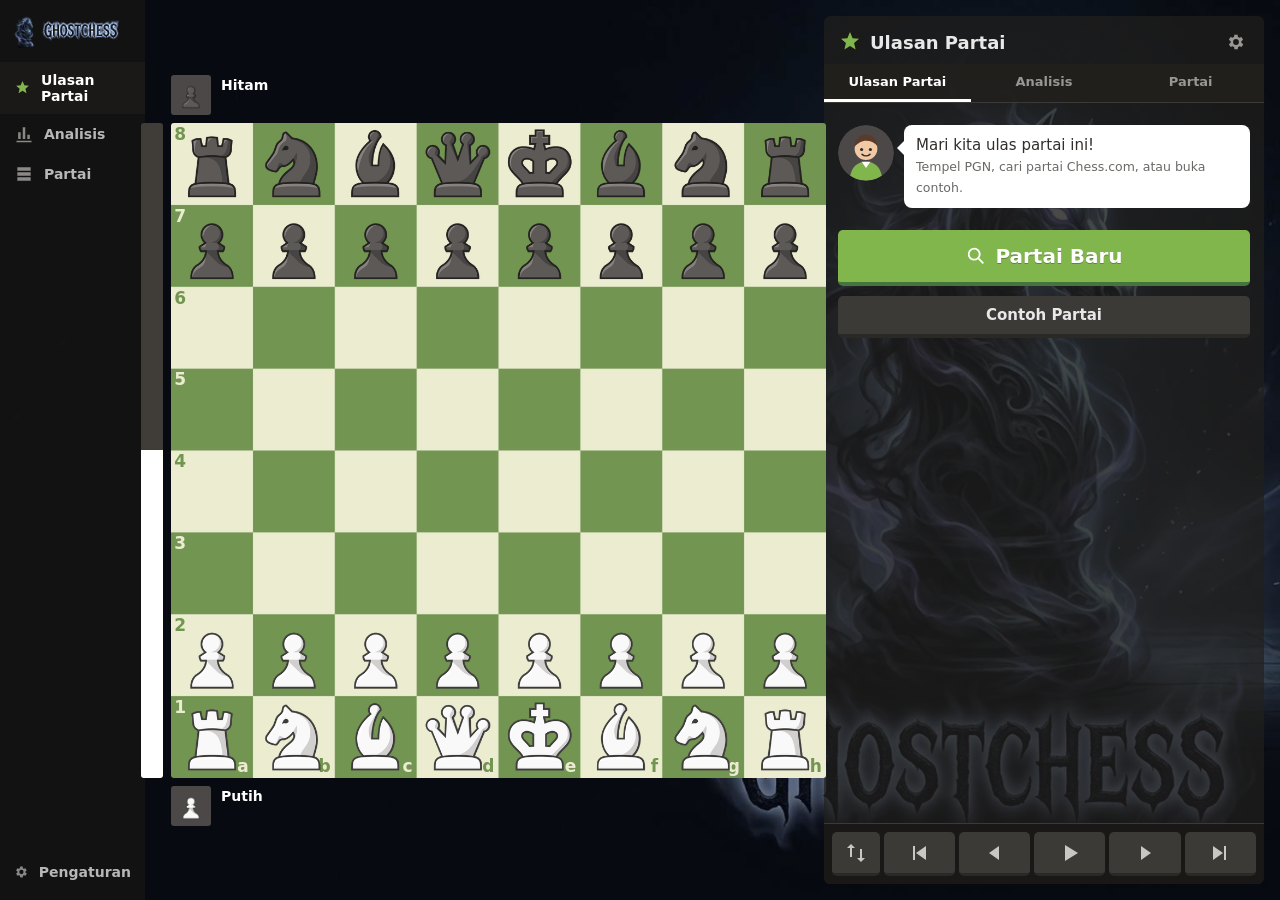
<file: index.html>
<!DOCTYPE html>
<html lang="id">
<head>
  <meta charset="UTF-8" />
  <meta name="viewport" content="width=device-width, initial-scale=1, maximum-scale=1, viewport-fit=cover" />
  <meta name="theme-color" content="#312e2b" />
  <title>Game Review — Analisis Catur</title>
  <link rel="icon" type="image/png" href="img/logo/ghostchess-icon.png" />
  <link rel="apple-touch-icon" href="img/apple-touch-icon.png" />
  <link rel="stylesheet" href="css/style.css?v=38" />
  <link rel="stylesheet" href="css/chesscom.css?v=27" />
  <link rel="manifest" href="manifest.json" />
</head>
<body>
  <div id="app">
    <!-- Sidebar kiri (desktop) -->
    <nav id="side-nav">
      <a class="brand" href="#" title="GhostChess"><img class="logo-pawn" src="img/logo/ghostchess-icon.png" alt="" /><img class="logo-full" src="img/logo/ghostchess-text.png" alt="GhostChess" /></a>
      <button class="nav-item active" data-tab="review"><i data-ic="review"></i><span data-t="gameReview">Game Review</span></button>
      <button class="nav-item" data-tab="analysis"><i data-ic="analysis"></i><span data-t="analysis">Analysis</span></button>
      <button class="nav-item" data-tab="games"><i data-ic="games"></i><span data-t="games">Games</span></button>
      <div class="nav-spacer"></div>
      <button class="nav-item" id="nav-settings"><i data-ic="gear"></i><span data-t="settings">Settings</span></button>
    </nav>

    <main id="main">
      <!-- Kolom papan -->
      <section id="board-area">
        <!-- HP: header gaya Chess.com (hamburger = Pengaturan) + coach di atas papan -->
        <header id="m-header">
          <button class="m-burger" id="btn-settings-m" title="Pengaturan" aria-label="Pengaturan"><i data-ic="gear"></i></button>
          <img class="m-icon" src="img/logo/ghostchess-icon.png" alt="" draggable="false" /><img class="m-wordmark" src="img/logo/ghostchess-text.png" alt="GhostChess" draggable="false" />
        </header>
        <div id="coach-top" class="hidden"></div>
        <div id="board-wrap">
          <div class="player-bar" id="player-top">
            <div class="avatar"></div>
            <div class="pinfo"><span class="pname">Black</span><span class="prating"></span><div class="captured"></div></div>
            <div class="clock hidden"></div>
          </div>
          <div id="board-row">
            <div id="eval-bar"><div class="eval-fill"></div><span class="eval-txt"></span></div>
            <div id="board-container"><div id="board"></div></div>
          </div>
          <div class="player-bar" id="player-bottom">
            <div class="avatar"></div>
            <div class="pinfo"><span class="pname">White</span><span class="prating"></span><div class="captured"></div></div>
            <div class="clock hidden"></div>
          </div>
        </div>
      </section>

      <!-- Panel kanan -->
      <aside id="panel">
        <header id="panel-head">
          <div class="panel-title"><i data-ic="review"></i><span id="panel-title-txt" data-t="gameReview">Game Review</span></div>
          <div class="panel-actions">
            <button class="icon-btn" id="btn-settings" title="Settings"><i data-ic="gear"></i></button>
          </div>
        </header>
        <div class="panel-tabs">
          <button class="ptab active" data-tab="review" data-t="gameReview">Game Review</button>
          <button class="ptab" data-tab="analysis" data-t="analysis">Analysis</button>
          <button class="ptab" data-tab="games" data-t="games">Games</button>
        </div>
        <div id="panel-body">
          <!-- TAB: REVIEW -->
          <div class="tab-page" id="tab-review">
            <div id="review-empty" class="empty-state">
              <div class="coach-row"><div class="coach-avatar"></div><div class="bubble"><span data-t="coachIntro"></span><br /><small>Tempel PGN, cari partai Chess.com, atau buka contoh.</small></div></div>
              <button class="btn btn-green btn-xl" id="btn-goto-games"><i data-ic="search"></i><span data-t="newGame">New Game</span></button>
              <button class="btn btn-gray" id="btn-sample2" data-t="sample">Sample</button>
            </div>
            <div id="review-progress" class="hidden">
              <div class="coach-row"><div class="coach-avatar thinking"></div><div class="bubble"><span id="progress-label" data-t="analyzing"></span></div></div>
              <div class="progress"><div class="progress-fill"></div></div>
              <div class="progress-meta"><span id="progress-pct">0%</span><span id="progress-depth"></span></div>
              <button class="btn btn-gray" id="btn-cancel" data-t="cancel">Cancel</button>
            </div>
            <div id="review-summary" class="hidden"></div>
            <div id="review-step" class="hidden"></div>
          </div>
          <!-- TAB: ANALYSIS -->
          <div class="tab-page hidden" id="tab-analysis">
            <div id="engine-head">
              <label class="switch"><input type="checkbox" id="engine-toggle" checked /><span></span></label>
              <div class="eng-eval" id="eng-eval">0.00</div>
              <div class="eng-meta"><b id="eng-name">Stockfish</b><span id="eng-depth">depth 0</span></div>
            </div>
            <div id="engine-lines"></div>
            <div id="opening-name"></div>
            <div id="move-list"></div>
            <div id="var-box" class="hidden"></div>
          </div>
          <!-- TAB: GAMES -->
          <div class="tab-page hidden" id="tab-games">
            <div class="card">
              <div class="card-title"><i data-ic="search"></i><span data-t="username">Chess.com username</span></div>
              <div class="row">
                <input id="inp-user" type="text" autocomplete="off" autocapitalize="off" spellcheck="false" placeholder="hikaru" />
                <button class="btn btn-green" id="btn-fetch" data-t="fetch">Find</button>
              </div>
              <div class="row month-row hidden" id="month-row"><select id="sel-month"></select></div>
              <div id="games-list"></div>
            </div>
            <div class="card">
              <div class="card-title"><i data-ic="upload"></i><span>PGN</span></div>
              <textarea id="inp-pgn" rows="6" spellcheck="false"></textarea>
              <div class="row">
                <button class="btn btn-green" id="btn-load" data-t="loadPgn">Load</button>
                <label class="btn btn-gray file-btn"><input type="file" id="inp-file" accept=".pgn,.txt" hidden />.pgn</label>
                <button class="btn btn-gray" id="btn-sample" data-t="sample">Sample</button>
              </div>
            </div>
            <div class="card">
              <div class="card-title"><i data-ic="pawn"></i><span data-t="fenLabel">FEN</span></div>
              <div class="row">
                <input id="inp-fen" type="text" spellcheck="false" placeholder="rnbqkbnr/pppppppp/8/8/8/8/PPPPPPPP/RNBQKBNR w KQkq - 0 1" />
              </div>
              <div class="row"><button class="btn btn-gray" id="btn-fen" data-t="analyzeFen">Analyze</button></div>
            </div>
            <div class="card">
              <div class="card-title"><i data-ic="games"></i><span data-t="recent">Recent</span></div>
              <div id="recent-list"></div>
            </div>
          </div>
        </div>
        <!-- Kontrol navigasi -->
        <footer id="controls">
          <button class="ctrl" id="c-flip" title="Flip (F)"><i data-ic="flip"></i></button>
          <button class="ctrl" id="c-first" title="Home"><i data-ic="first"></i></button>
          <button class="ctrl" id="c-prev" title="←"><i data-ic="prev"></i></button>
          <button class="ctrl" id="c-play" title="Play"><i data-ic="play"></i></button>
          <button class="ctrl" id="c-next" title="→"><i data-ic="next"></i></button>
          <button class="ctrl" id="c-last" title="End"><i data-ic="last"></i></button>
        </footer>
      </aside>
    </main>
  </div>

  <!-- Modal pengaturan -->
  <div id="modal" class="modal hidden">
    <div class="modal-box">
      <div class="modal-head"><span data-t="settings">Settings</span><button class="icon-btn" id="modal-close">✕</button></div>
      <div class="modal-body">
        <div class="set-block"><div class="set-label"><span data-t="theme">Board</span><b id="board-name"></b></div><div class="pick-strip" id="board-strip"></div></div>
        <div class="set-block"><div class="set-label"><span data-t="pieceSet">Pieces</span><b id="piece-name"></b></div><div class="pick-strip" id="piece-strip"></div></div>
        <div class="set-row"><span data-t="depth">Depth</span>
          <select id="set-depth"><option value="12">Fast (12)</option><option value="15">Standard (15)</option><option value="18">Deep (18)</option><option value="20">Deeper (20)</option><option value="22">Very deep (22)</option></select>
        </div>
        <div class="set-row"><span data-t="engine">Analysis engine</span>
          <select id="set-engine"><option value="lite">Lite (2 MB)</option><option value="full">Full (99 MB)</option></select>
        </div>
        <div data-t="engHint" style="font-size:12px;line-height:1.4;padding:6px 0 10px;color:var(--muted)">Lite: loads fast. Full: closer to Chess.com, big download.</div>
        <div class="set-row"><span data-t="lang">Language</span>
          <select id="set-lang"><option value="id">Bahasa Indonesia</option><option value="en">English</option></select>
        </div>
        <div class="set-row"><span data-t="sound">Sound</span><label class="switch"><input type="checkbox" id="set-sound" checked /><span></span></label></div>
        <div class="set-row"><span data-t="showArrows">Arrows</span><label class="switch"><input type="checkbox" id="set-arrows" checked /><span></span></label></div>
        <div class="set-row"><span data-t="playSpeed">Autoplay speed</span>
          <select id="set-speed"><option value="1">1 detik</option><option value="2">2 detik</option><option value="3">3 detik</option><option value="4">4 detik</option><option value="5">5 detik</option></select>
        </div>
        <div class="sec-title" data-t="offline">Offline mode</div>
        <div class="set-row" style="flex-direction:column;align-items:stretch;gap:8px">
          <div id="off-status" style="color:var(--muted);font-size:13px;line-height:1.4"></div>
          <div class="eng-bar hidden" id="off-barwrap"><div class="eng-bar-fill" id="off-bar"></div></div>
          <div style="display:flex;gap:8px">
            <button class="btn btn-gray" id="off-prepare" style="flex:1;font-size:14px" data-t="offPrepare">Prepare offline</button>
            <button class="btn btn-gray" id="off-clear" style="flex:1;font-size:14px" data-t="offClear">Clear offline data</button>
          </div>
        </div>
        <div class="sec-title" data-t="tools">Developer tools</div>
        <a class="set-row" href="tests.html" target="_blank" rel="noopener" style="color:var(--text);text-decoration:none"><span data-t="runTests">Game Review unit tests</span><span style="color:var(--muted)">›</span></a>
        <a class="set-row" href="validasi.html" target="_blank" rel="noopener" style="color:var(--text);text-decoration:none"><span data-t="validate">Validate vs Chess.com</span><span style="color:var(--muted)">›</span></a>
        <div class="legend" id="legend"></div>
      </div>
    </div>
  </div>
  <div id="toast" class="hidden"></div>

  <script src="js/version.js?v=40"></script>
  <script src="js/chess.js"></script>
  <script src="js/openings.js?v=9"></script>
  <script src="js/icons.js?v=19"></script>
  <script src="js/engine-config.js?v=36"></script>
  <script src="js/coach.js?v=39"></script>
  <script src="js/assets.js?v=16"></script>
  <script src="js/board.js?v=33"></script>
  <script src="js/engine.js?v=36"></script>
  <script src="js/estimates.js?v=34"></script>
  <script src="js/analyzer.js?v=37"></script>
  <script src="js/official.js?v=38"></script>
  <script src="js/app.js?v=38"></script>
  <script src="js/offline.js?v=37"></script>
  <script>
    /* Patch 13: tombol Pengaturan versi HP memakai pengendali yang sama dengan #btn-settings */
    (function () { var m = document.getElementById("btn-settings-m"), d = document.getElementById("btn-settings"); if (m && d) m.addEventListener("click", function () { d.click(); }); })();
  </script>
</body>
</html>
</file>
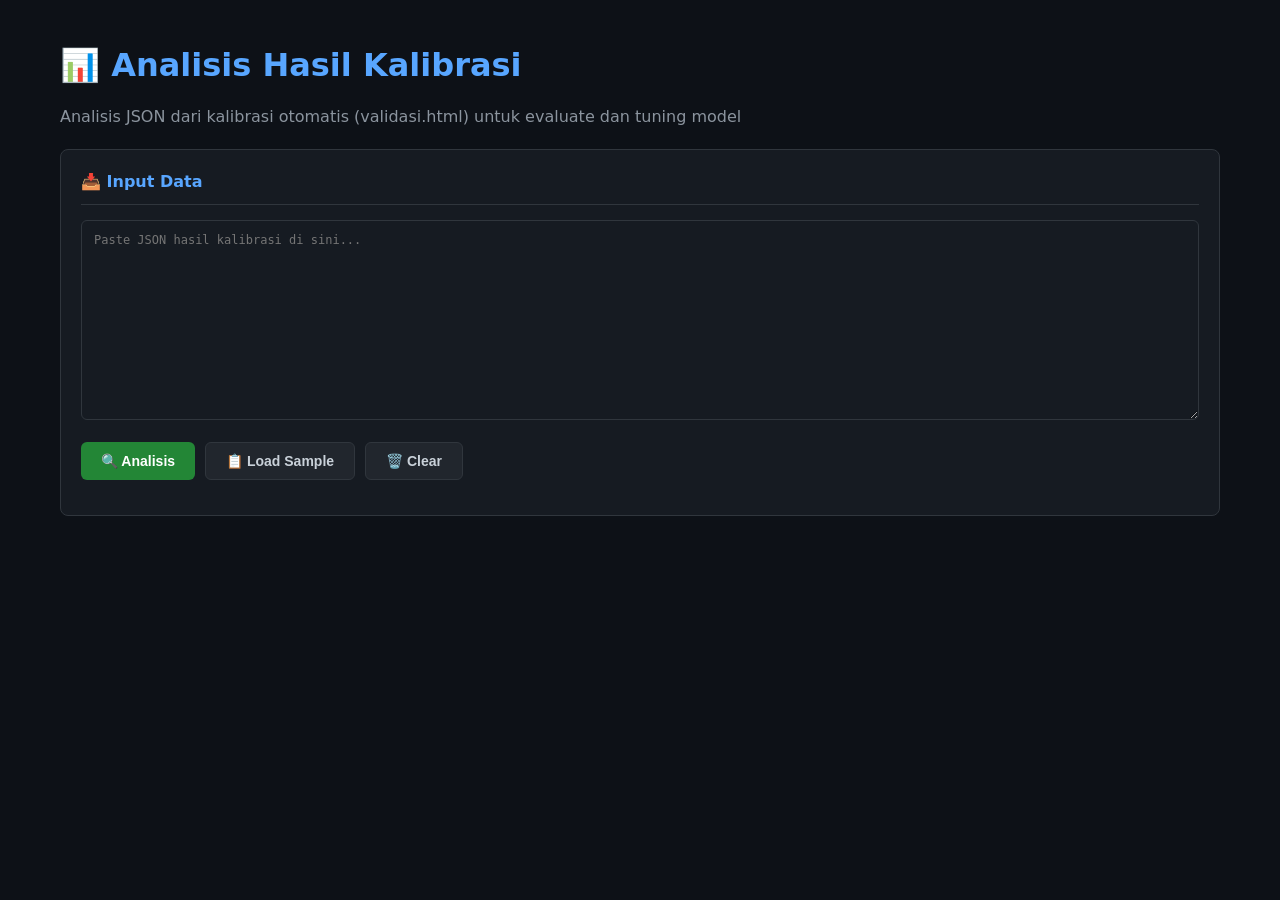
<file: kalibrasi-analysis.html>
<!DOCTYPE html>
<html lang="id">
<head>
<meta charset="utf-8">
<meta name="viewport" content="width=device-width,initial-scale=1">
<title>Analisis Kalibrasi - GhostChess</title>
<style>
* { box-sizing: border-box; }
body {
  font-family: system-ui, -apple-system, sans-serif;
  background: #0d1117;
  color: #c9d1d9;
  padding: 20px;
  line-height: 1.5;
  max-width: 1200px;
  margin: 0 auto;
}
h1 { color: #58a6ff; margin-bottom: 5px; }
.subtitle { color: #8b949e; margin-bottom: 20px; }
textarea {
  width: 100%;
  height: 200px;
  background: #161b22;
  color: #c9d1d9;
  border: 1px solid #30363d;
  border-radius: 6px;
  padding: 12px;
  font-family: monospace;
  font-size: 12px;
  resize: vertical;
}
textarea:focus { border-color: #58a6ff; outline: none; }
.btn-group { display: flex; gap: 10px; margin: 15px 0; flex-wrap: wrap; }
button {
  background: #238636;
  color: #fff;
  border: 0;
  border-radius: 6px;
  padding: 10px 20px;
  font-size: 14px;
  font-weight: 600;
  cursor: pointer;
}
button:hover { background: #2ea043; }
button.secondary { background: #21262d; color: #c9d1d9; border: 1px solid #30363d; }
button.secondary:hover { background: #30363d; }
.card {
  background: #161b22;
  border: 1px solid #30363d;
  border-radius: 8px;
  padding: 20px;
  margin: 15px 0;
}
.card h2 { color: #58a6ff; margin: 0 0 15px; font-size: 16px; border-bottom: 1px solid #30363d; padding-bottom: 10px; }
.card h3 { color: #8b949e; margin: 15px 0 10px; font-size: 14px; }
.grid { display: grid; grid-template-columns: repeat(auto-fit, minmax(150px, 1fr)); gap: 15px; }
.stat { text-align: center; }
.stat .value { font-size: 28px; font-weight: 700; }
.stat .label { font-size: 12px; color: #8b949e; text-transform: uppercase; }
.stat.good .value { color: #3fb950; }
.stat.bad .value { color: #f85149; }
.stat.warning .value { color: #d29922; }
table { width: 100%; border-collapse: collapse; font-size: 13px; }
th, td { padding: 8px 12px; text-align: left; border-bottom: 1px solid #30363d; }
th { color: #8b949e; font-weight: 600; }
tr:hover { background: #21262d; }
.suggestion {
  background: #1f2937;
  border-left: 3px solid #f85149;
  padding: 12px 15px;
  margin: 10px 0;
  border-radius: 0 6px 6px 0;
}
.suggestion.good { border-left-color: #3fb950; }
.suggestion code { background: #0d1117; padding: 2px 6px; border-radius: 4px; font-size: 12px; display: block; margin-top: 8px; }
.priority {
  display: inline-block;
  padding: 2px 8px;
  border-radius: 4px;
  font-size: 11px;
  font-weight: 700;
  margin-right: 8px;
}
.priority-HIGH { background: #f85149; color: #fff; }
.priority-MEDIUM { background: #d29922; color: #000; }
.priority-LOW { background: #3fb950; color: #000; }
.outlier-row { background: #3d1f1f; }
.diff-positive { color: #f85149; }
.diff-negative { color: #58a6ff; }
.diff-zero { color: #3fb950; }
.hidden { display: none; }
.loading { color: #8b949e; font-style: italic; }
.error { color: #f85149; background: #3d1f1f; padding: 10px; border-radius: 6px; }
pre { background: #0d1117; padding: 15px; border-radius: 6px; overflow-x: auto; font-size: 12px; }
.tuning-code { background: #1f2937; padding: 15px; border-radius: 6px; margin: 10px 0; }
.tuning-code code { display: block; color: #7ee787; font-family: monospace; font-size: 14px; white-space: pre-wrap; }
</style>
</head>
<body>
<h1>📊 Analisis Hasil Kalibrasi</h1>
<p class="subtitle">Analisis JSON dari kalibrasi otomatis (validasi.html) untuk evaluate dan tuning model</p>

<div class="card">
  <h2>📥 Input Data</h2>
  <textarea id="jsonInput" placeholder="Paste JSON hasil kalibrasi di sini..."></textarea>
  <div class="btn-group">
    <button onclick="runAnalysis()">🔍 Analisis</button>
    <button class="secondary" onclick="loadSampleData()">📋 Load Sample</button>
    <button class="secondary" onclick="clearData()">🗑️ Clear</button>
  </div>
</div>

<div id="errorBox" class="error hidden"></div>
<div id="loadingBox" class="loading hidden">⏳ Menganalisis...</div>

<div id="results" class="hidden">
  <!-- Summary Stats -->
  <div class="card">
    <h2>📈 Statistik Overall</h2>
    <div class="grid" id="overallStats"></div>
  </div>

  <!-- Per Rating -->
  <div class="card">
    <h2>📊 Per Range Rating</h2>
    <div id="perRating"></div>
  </div>

  <!-- Per Time Control -->
  <div class="card">
    <h2>⏱️ Per Kontrol Waktu</h2>
    <div id="perTimeControl"></div>
  </div>

  <!-- Outliers -->
  <div class="card">
    <h2>⚠️ Outliers (>2 std dev)</h2>
    <div id="outliers"></div>
  </div>

  <!-- Suggestions -->
  <div class="card">
    <h2>💡 Saran Tuning</h2>
    <div id="suggestions"></div>
  </div>

  <!-- Auto-Tuner Suggestions -->
  <div class="card">
    <h2>🎛️ Suggested Parameter Changes</h2>
    <div id="tuningSuggestions"></div>
  </div>

  <!-- Raw Report -->
  <div class="card">
    <h2>📄 Report JSON</h2>
    <pre id="rawReport"></pre>
  </div>
</div>

<script src="js/kalibrasi-analysis.js"></script>
<script src="js/auto-tuner.js"></script>
<script>
// Fungsi formatting
function fmt(n, decimals = 2) {
  if (n === null || n === undefined || isNaN(n)) return '–';
  return n.toFixed(decimals);
}

function fmtSigned(n, decimals = 2) {
  if (n === null || n === undefined || isNaN(n)) return '–';
  return (n >= 0 ? '+' : '') + n.toFixed(decimals);
}

function statClass(n, thresholds = [1, 2, 3]) {
  const abs = Math.abs(n);
  if (abs <= thresholds[0]) return 'good';
  if (abs <= thresholds[1]) return 'warning';
  return 'bad';
}

function renderStats(stats) {
  return `
    <div class="stat">
      <div class="value">${stats.n}</div>
      <div class="label">Sample Size</div>
    </div>
    <div class="stat ${statClass(stats.bias, [0.5, 1, 2])}">
      <div class="value">${fmtSigned(stats.bias)}</div>
      <div class="label">Bias (avg diff)</div>
    </div>
    <div class="stat ${statClass(stats.mae, [1, 2, 3])}">
      <div class="value">${fmt(stats.mae)}</div>
      <div class="label">MAE</div>
    </div>
    <div class="stat ${statClass(stats.rmse, [2, 3, 5])}">
      <div class="value">${fmt(stats.rmse)}</div>
      <div class="label">RMSE</div>
    </div>
    <div class="stat">
      <div class="value">${fmt(stats.stdDev)}</div>
      <div class="label">Std Dev</div>
    </div>
    <div class="stat">
      <div class="value">${fmtSigned(stats.min)}</div>
      <div class="label">Min</div>
    </div>
    <div class="stat">
      <div class="value">${fmtSigned(stats.max)}</div>
      <div class="label">Max</div>
    </div>
  `;
}

function renderPerRating(data) {
  if (!data || Object.keys(data).length === 0) {
    return '<p class="loading">Tidak ada data per rating</p>';
  }
  
  let html = '<table><tr><th>Rating</th><th>N</th><th>Bias</th><th>MAE</th><th>StdDev</th><th>Min</th><th>Max</th></tr>';
  
  const order = ['<1200', '1200-1400', '1400-1600', '1600-1800', '1800-2000', '2000-2200', '2200-2400', '2400+'];
  
  for (const range of order) {
    if (!data[range]) continue;
    const s = data[range].stats;
    html += `<tr>
      <td>${range}</td>
      <td>${s.n}</td>
      <td class="diff-${s.bias >= 0 ? 'positive' : 'negative'}">${fmtSigned(s.bias)}</td>
      <td>${fmt(s.mae)}</td>
      <td>${fmt(s.stdDev)}</td>
      <td>${fmtSigned(s.min)}</td>
      <td>${fmtSigned(s.max)}</td>
    </tr>`;
  }
  
  html += '</table>';
  return html;
}

function renderPerTimeControl(data) {
  if (!data || Object.keys(data).length === 0) {
    return '<p class="loading">Tidak ada data per kontrol waktu</p>';
  }
  
  let html = '<table><tr><th>Time Control</th><th>N</th><th>Bias</th><th>MAE</th><th>StdDev</th></tr>';
  
  for (const [tc, item] of Object.entries(data)) {
    const s = item.stats;
    html += `<tr>
      <td>${tc || 'unknown'}</td>
      <td>${s.n}</td>
      <td class="diff-${s.bias >= 0 ? 'positive' : 'negative'}">${fmtSigned(s.bias)}</td>
      <td>${fmt(s.mae)}</td>
      <td>${fmt(s.stdDev)}</td>
    </tr>`;
  }
  
  html += '</table>';
  return html;
}

function renderOutliers(data) {
  if (!data.outliers || data.outliers.length === 0) {
    return '<p class="loading">Tidak ada outliers</p>';
  }
  
  let html = `<p>Ditemukan ${data.outliers.length} outliers (cutoff: ±${fmt(data.cutoff, 1)} poin)</p>`;
  html += '<table><tr><th>Player</th><th>ELO</th><th>Side</th><th>App</th><th>CC</th><th>Diff</th><th>TC</th></tr>';
  
  for (const o of data.outliers.slice(0, 20)) {
    html += `<tr class="outlier-row">
      <td><a href="${o.url}" target="_blank">${o.player || '?'}</a></td>
      <td>${o.elo || '?'}</td>
      <td>${o.side}</td>
      <td>${fmt(o.appAcc, 1)}</td>
      <td>${fmt(o.ccAcc, 1)}</td>
      <td class="diff-${o.diff >= 0 ? 'positive' : 'negative'}">${fmtSigned(o.diff, 1)}</td>
      <td>${o.tc || '?'}</td>
    </tr>`;
  }
  
  html += '</table>';
  return html;
}

function renderSuggestions(data) {
  if (!data.suggestions || data.suggestions.length === 0) {
    return '<div class="suggestion good">✅ Model sudah cukup akurat! Tidak ada saran tuning major.</div>';
  }
  
  let html = `<p><strong>Summary:</strong> ${data.summary}</p>`;
  
  for (const s of data.suggestions) {
    html += `<div class="suggestion">
      <strong>${s.type}:</strong> ${s.reason}<br>
      <strong>Action:</strong> ${s.action || s.suggestedChange || '-'}<br>
      ${s.code ? `<code>${s.code}</code>` : ''}
    </div>`;
  }
  
  return html;
}

// Main analysis function
function runAnalysis() {
  const input = document.getElementById('jsonInput').value.trim();
  const errorBox = document.getElementById('errorBox');
  const loadingBox = document.getElementById('loadingBox');
  const results = document.getElementById('results');
  
  errorBox.classList.add('hidden');
  results.classList.add('hidden');
  
  if (!input) {
    errorBox.textContent = '⚠️ Paste JSON hasil kalibrasi terlebih dahulu';
    errorBox.classList.remove('hidden');
    return;
  }
  
  loadingBox.classList.remove('hidden');
  
  setTimeout(() => {
    try {
      const data = KalibrasiAnalysis.parseJSON(input);
      const report = KalibrasiAnalysis.generateReport(data);
      
      // Render overall stats
      document.getElementById('overallStats').innerHTML = renderStats(report.overall);
      
      // Render per rating
      document.getElementById('perRating').innerHTML = renderPerRating(report.perRating);
      
      // Render per time control
      document.getElementById('perTimeControl').innerHTML = renderPerTimeControl(report.perTimeControl);
      
      // Render outliers
      document.getElementById('outliers').innerHTML = renderOutliers(report.outliers);
      
      // Render suggestions
      document.getElementById('suggestions').innerHTML = renderSuggestions(report.tuning);
      
      // Auto-Tuner analysis
      try {
        const tuner = new AutoTuner(input);
        tuner.analyze();
        const tuningResults = tuner.suggestAll();
        
        let tuningHtml = '';
        
        // Summary
        tuningHtml += `<div class="suggestion ${tuningResults.accuracy.length === 0 ? 'good' : ''}">
          <strong>Auto-Tuner Summary:</strong><br>
          Records: ${tuner.results.overall.n} | 
          Bias: ${fmtSigned(tuner.results.overall.mean)} | 
          MAE: ${fmt(tuner.results.overall.mae)} |
          StdDev: ${fmt(tuner.results.overall.stdDev)}
        </div>`;
        
        if (tuningResults.accuracy.length > 0) {
          tuningHtml += '<h3>Accuracy Model Suggestions</h3>';
          for (const s of tuningResults.accuracy) {
            const priorityClass = s.priority === 'HIGH' ? 'HIGH' : (s.priority === 'MEDIUM' ? 'MEDIUM' : 'LOW');
            tuningHtml += `<div class="suggestion">
              <span class="priority priority-${priorityClass}">${s.priority}</span>
              <strong>Issue:</strong> ${s.issue}<br>
              <strong>Current:</strong> ${s.currentValue || '-'}<br>
              <strong>Change:</strong> ${s.suggestedChange || '-'}<br>
              ${s.formula ? `<div class="tuning-code"><code>${s.formula}</code></div>` : ''}
            </div>`;
          }
        }
        
        if (tuningResults.rating.length > 0) {
          tuningHtml += '<h3>Rating Model Suggestions</h3>';
          for (const s of tuningResults.rating) {
            const priorityClass = s.priority === 'HIGH' ? 'HIGH' : (s.priority === 'MEDIUM' ? 'MEDIUM' : 'LOW');
            tuningHtml += `<div class="suggestion">
              <span class="priority priority-${priorityClass}">${s.priority}</span>
              <strong>Issue:</strong> ${s.issue}<br>
              <strong>Change:</strong> ${s.suggestedChange || '-'}<br>
              ${s.formula ? `<div class="tuning-code"><code>${s.formula}</code></div>` : ''}
            </div>`;
          }
        }
        
        document.getElementById('tuningSuggestions').innerHTML = tuningHtml || '<p class="loading">No suggestions</p>';
        
      } catch (e) {
        console.error('AutoTuner error:', e);
        document.getElementById('tuningSuggestions').innerHTML = '<p class="loading">AutoTuner error: ' + e.message + '</p>';
      }
      
      // Render raw JSON
      document.getElementById('rawReport').textContent = JSON.stringify(report, null, 2);
      
      // Show results
      loadingBox.classList.add('hidden');
      results.classList.remove('hidden');
      
      // Scroll to results
      results.scrollIntoView({ behavior: 'smooth' });
      
    } catch (e) {
      errorBox.textContent = '❌ Error: ' + e.message;
      errorBox.classList.remove('hidden');
      loadingBox.classList.add('hidden');
    }
  }, 100);
}

// Load sample data (for testing)
function loadSampleData() {
  const sample = {
    format: 'game-review-kalibrasi-1',
    model: 'estimasi-2026.10-p14',
    createdAt: new Date().toISOString(),
    count: 10,
    records: []
  };
  
  // Generate sample data with realistic bias
  const ratings = [1300, 1500, 1700, 1900, 2100];
  const tcs = ['bullet', 'blitz', 'rapid'];
  
  for (let i = 0; i < 10; i++) {
    const wElo = ratings[Math.floor(Math.random() * ratings.length)];
    const bElo = ratings[Math.floor(Math.random() * ratings.length)];
    const tc = tcs[Math.floor(Math.random() * tcs.length)];
    const ccW = 70 + Math.random() * 25;
    const ccB = 70 + Math.random() * 25;
    // Simulate slight positive bias (app overestimates by ~0.8 points)
    const appW = ccW + 0.8 + (Math.random() - 0.5) * 3;
    const appB = ccB + 0.8 + (Math.random() - 0.5) * 3;
    
    sample.records.push({
      url: `https://www.chess.com/game/live/${100000000 + i}`,
      tclass: tc,
      w: { u: `player${i}a`, elo: wElo },
      b: { u: `player${i}b`, elo: bElo },
      cc: { w: ccW, b: ccB },
      app: { w: appW, b: appB },
      mv: Array(40).fill(null).map((_, idx) => ['w', 'best', {cp: 0}, {cp: 0}, null])
    });
  }
  
  document.getElementById('jsonInput').value = JSON.stringify(sample, null, 2);
}

// Clear data
function clearData() {
  document.getElementById('jsonInput').value = '';
  document.getElementById('results').classList.add('hidden');
  document.getElementById('errorBox').classList.add('hidden');
}
</script>
</body>
</html>
</file>
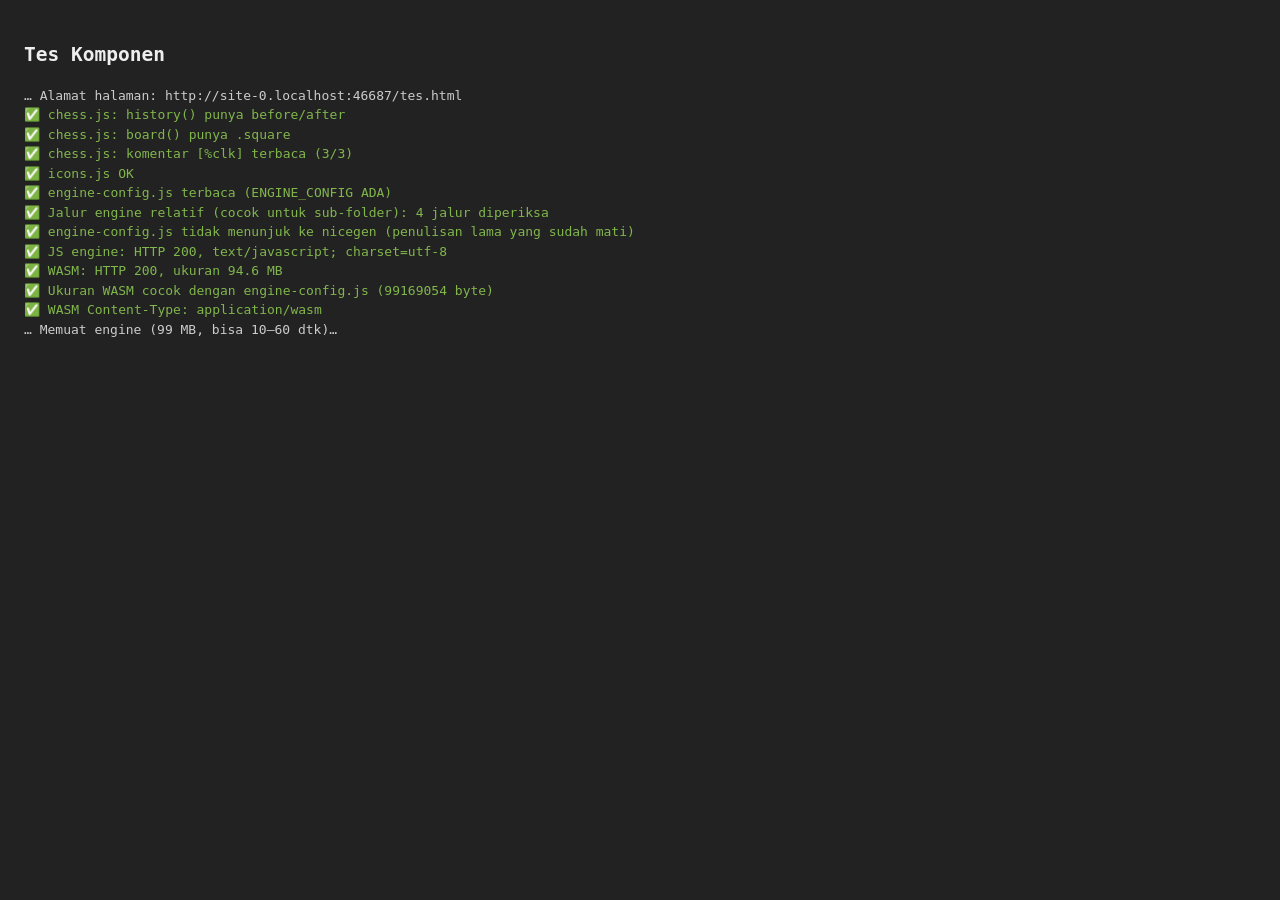
<file: tes.html>
<!DOCTYPE html>
<html lang="id"><head><meta charset="utf-8"><meta name="viewport" content="width=device-width,initial-scale=1">
<title>Tes Komponen</title></head>
<body style="font-family:monospace;padding:16px;background:#222;color:#eee;line-height:1.5">
<h2>Tes Komponen</h2><div id="log"></div>
<script src="js/chess.js"></script>
<script src="js/icons.js"></script>
<script src="js/engine-config.js"></script>
<script>
/* Tes langsung memakai jalur berkas engine dari js/engine-config.js (satu sumber kebenaran).
   CATATAN: jalur ini juga sudah dinormalkan oleh js/engine-config.js, jadi tes ini mengukur jalur
   yang benar; jalur itulah yang dipakai index.html saat benar-benar menjalankan engine. */
var EC_CFG = window.ENGINE_CONFIG || null;
var ENGINE = (EC_CFG && EC_CFG.full && EC_CFG.full.js) || 'engine/stockfish-19-single.js';
var WASM = (EC_CFG && EC_CFG.full && EC_CFG.full.wasm) || ENGINE.replace(/\.js$/, '.wasm');
var box = document.getElementById('log');
function add(ok, msg) { var d = document.createElement('div'); d.style.color = ok === null ? '#ccc' : ok ? '#81b64c' : '#ff6b6b'; d.textContent = (ok === null ? '… ' : ok ? '✅ ' : '❌ ') + msg; box.appendChild(d); return d; }

(async function () {
  add(null, 'Alamat halaman: ' + location.href);
  if (location.protocol === 'file:') add(false, 'Dibuka lewat file:// — worker TIDAK akan jalan. Buka lewat http://localhost.');

  // 1. chess.js + shim
  try {
    var c = new Chess();
    c.loadPgn('1. e4 {[%clk 0:03:00]} e5 {[%clk 0:02:59]} 2. Nf3 {[%clk 0:02:58]}');
    var h = c.history({ verbose: true });
    add(!!(h[0].after && h[0].before), 'chess.js: history() punya before/after');
    add(c.board()[7][4].square === 'e1', 'chess.js: board() punya .square');
    add(c.getComments().length === 3, 'chess.js: komentar [%clk] terbaca (' + c.getComments().length + '/3)');
  } catch (e) { add(false, 'chess.js: ' + e.message); }
  try { add(Object.keys(window.CLS).length > 0, 'icons.js OK'); } catch (e) { add(false, 'icons.js: ' + e.message); }

  try {
    add(!!EC_CFG, 'engine-config.js terbaca (ENGINE_CONFIG ' + (EC_CFG ? 'ADA' : 'TIDAK ADA — jalur engine di bawah hanya cadangan') + ')');
    if (EC_CFG) {
      var lok = []
        .concat(EC_CFG.full && EC_CFG.full.js, EC_CFG.full && EC_CFG.full.wasm, EC_CFG.lite && EC_CFG.lite.js, EC_CFG.lite && EC_CFG.lite.wasm)
        .filter(function (v) { return typeof v === 'string' && v; });
      var abs = lok.filter(function (v) { return /^(https?:|\/)/.test(v) || v.indexOf('://') >= 0; });
      add(abs.length === 0, 'Jalur engine relatif (cocok untuk sub-folder): ' + (abs.length ? 'ada ' + abs.length + ' jalur absolut → ' + abs.join(', ') : lok.length + ' jalur diperiksa'));
      add(EC_CFG.full.js.indexOf('nicegen') < 0, 'engine-config.js tidak menunjuk ke nicegen (penulisan lama yang sudah mati)');
    }
  } catch (e) { add(false, 'engine-config.js: ' + e.message); }

  // 2. cek file engine + Content-Type .wasm (penyebab umum gagal muat)
  try {
    var r = await fetch(ENGINE); add(r.ok && /javascript/.test(r.headers.get('content-type') || ''), 'JS engine: HTTP ' + r.status + ', ' + r.headers.get('content-type'));
  } catch (e) { add(false, 'JS engine tidak bisa diambil: ' + e.message); }
  try {
    var ac = new AbortController();
    var rw = await fetch(WASM, { signal: ac.signal });
    var ct = rw.headers.get('content-type') || '(kosong)', len = rw.headers.get('content-length');
    ac.abort();
    add(rw.ok, 'WASM: HTTP ' + rw.status + ', ukuran ' + (len ? (len / 1048576).toFixed(1) + ' MB' : '?'));
    if (rw.ok && len && EC_CFG && EC_CFG.full && EC_CFG.full.wasmBytes && +len !== EC_CFG.full.wasmBytes) {
      add(false, 'Ukuran WASM TIDAK SAMA dengan engine-config.js: berkas ' + +len + ' byte, seharusnya ' + EC_CFG.full.wasmBytes + ' byte → .wasm di server kemungkinan terpotong atau tertukar');
    } else {
      add(true, 'Ukuran WASM cocok dengan engine-config.js (' + (EC_CFG && EC_CFG.full && EC_CFG.full.wasmBytes ? EC_CFG.full.wasmBytes + ' byte' : 'tidak ada data pembanding') + ')');
    }
    add(/application\/wasm/.test(ct), 'WASM Content-Type: ' + ct + (/application\/wasm/.test(ct) ? '' : '  (bukan application/wasm — sudah ditangani patch stockfish-19-single.js)'));
  } catch (e) { add(false, 'WASM tidak bisa diambil: ' + e.message); }

  // 3. jalankan engine sungguhan
  var st = add(null, 'Memuat engine (99 MB, bisa 10–60 dtk)…'), t0 = Date.now();
  try {
    var w = new Worker(ENGINE);
    await new Promise(function (ok, no) {
      var t = setTimeout(function () { no(new Error('timeout 120 dtk')); }, 120000);
      w.onerror = function (e) { clearTimeout(t); no(new Error(e.message || 'worker error')); };
      w.onmessage = function (e) { if (String(e.data) === 'uciok') { clearTimeout(t); ok(); } };
      w.postMessage('uci');
    });
    st.style.color = '#81b64c'; st.textContent = '✅ Engine hidup (uciok) dalam ' + ((Date.now() - t0) / 1000).toFixed(1) + ' dtk';
    w.terminate();
  } catch (e) { st.style.color = '#ff6b6b'; st.textContent = '❌ Engine gagal: ' + e.message; }
})();
</script></body></html>
</file>
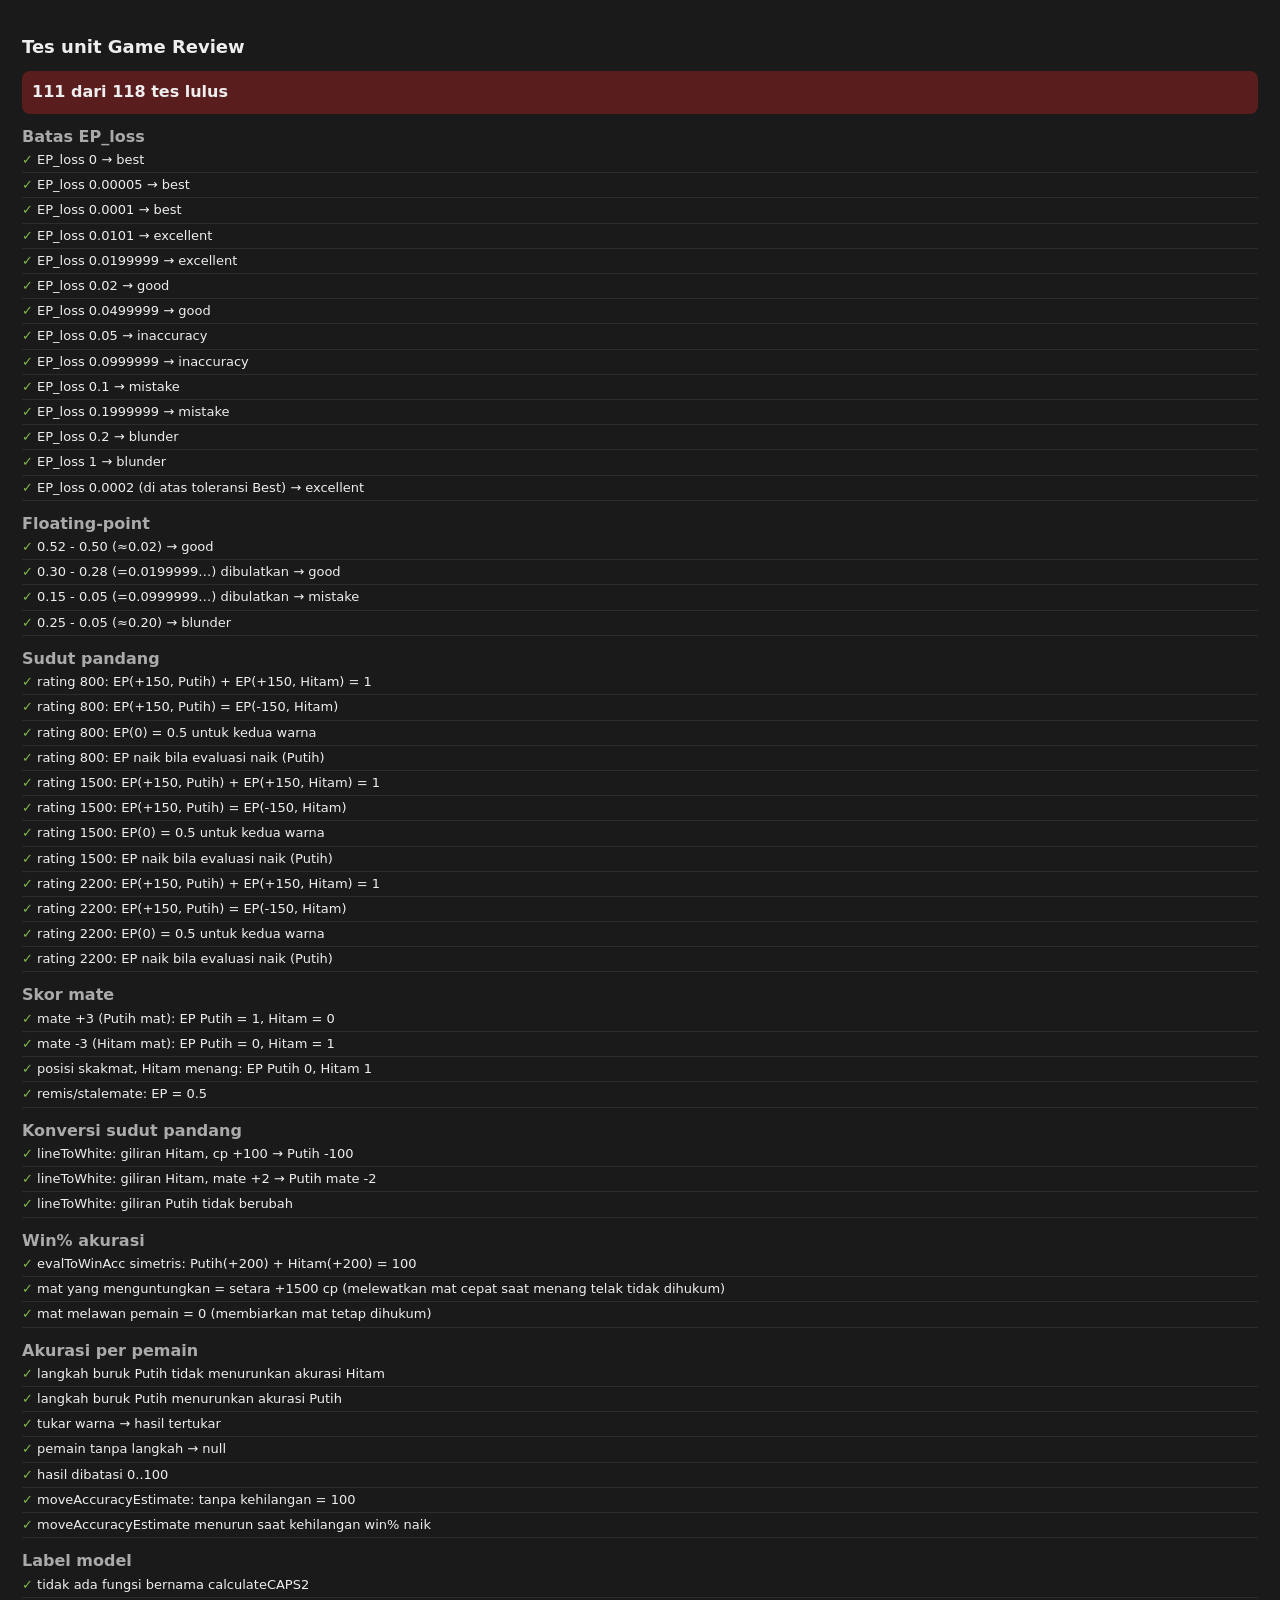
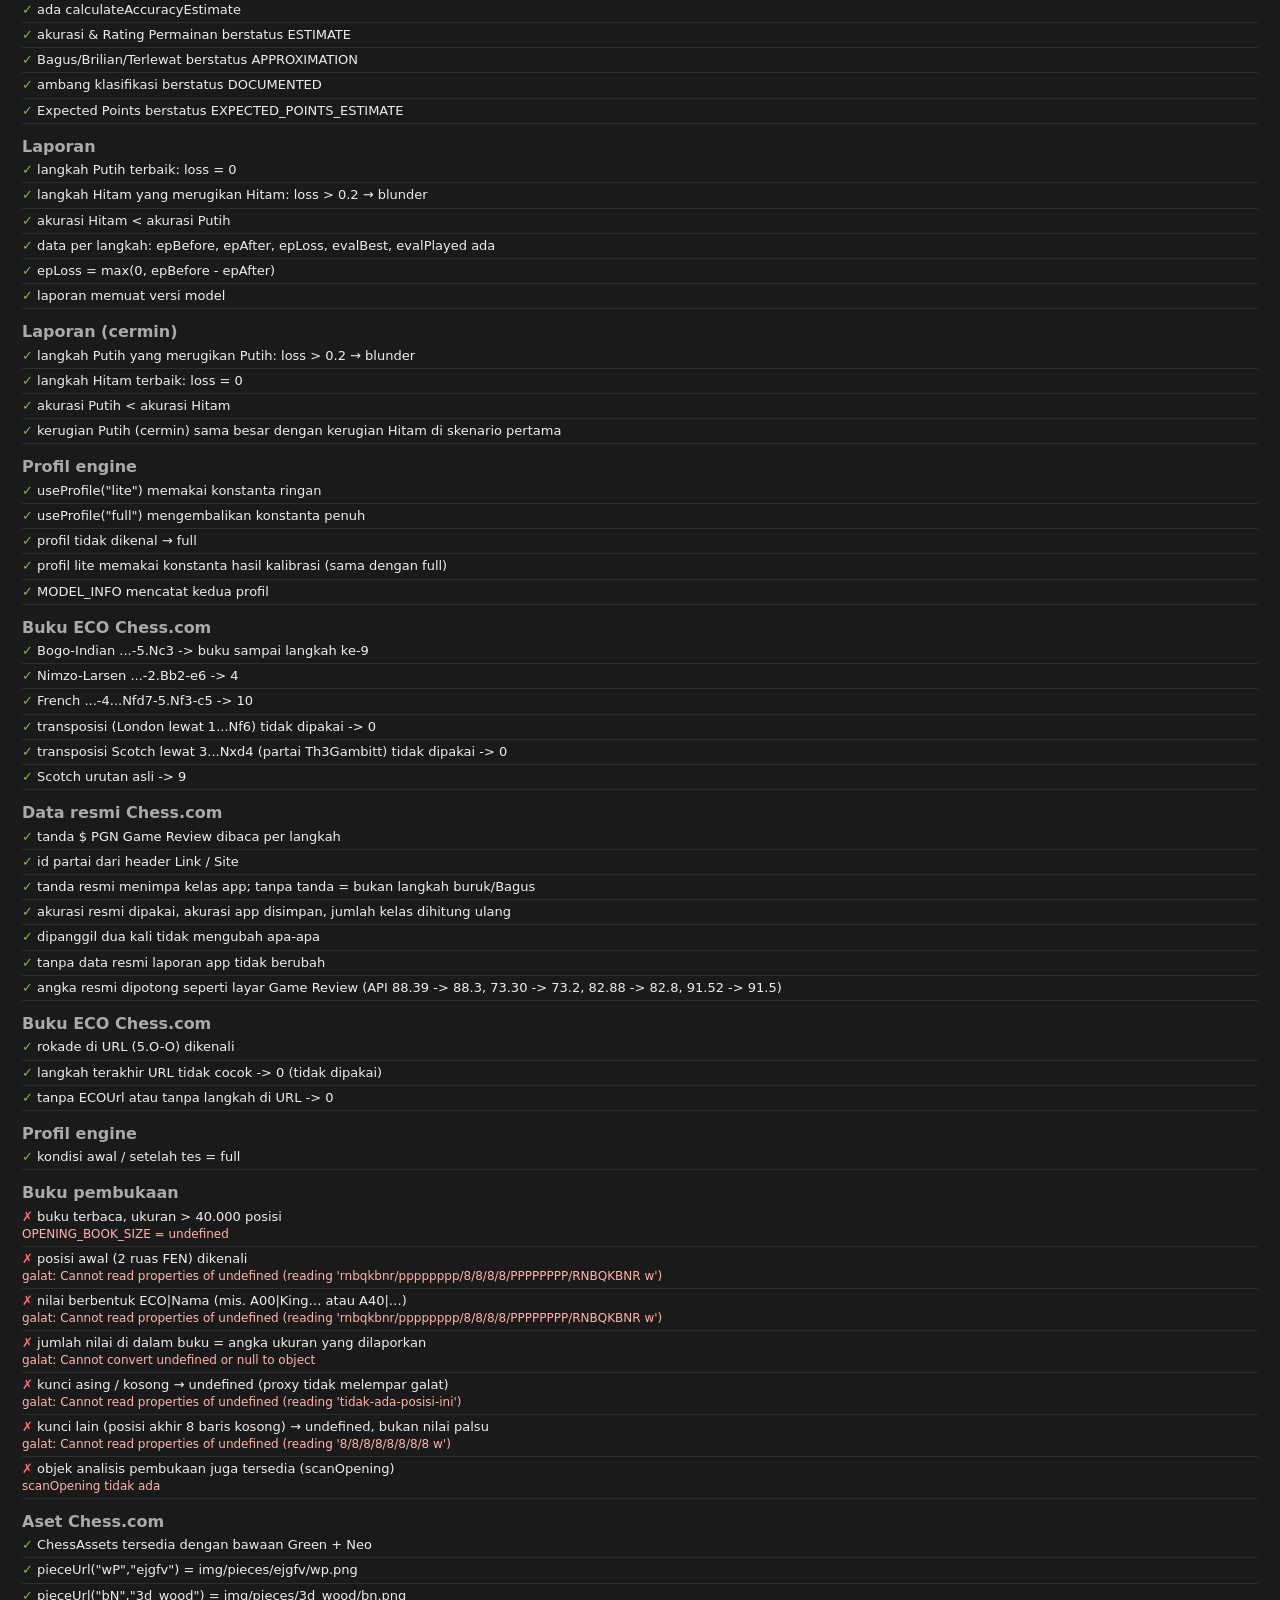
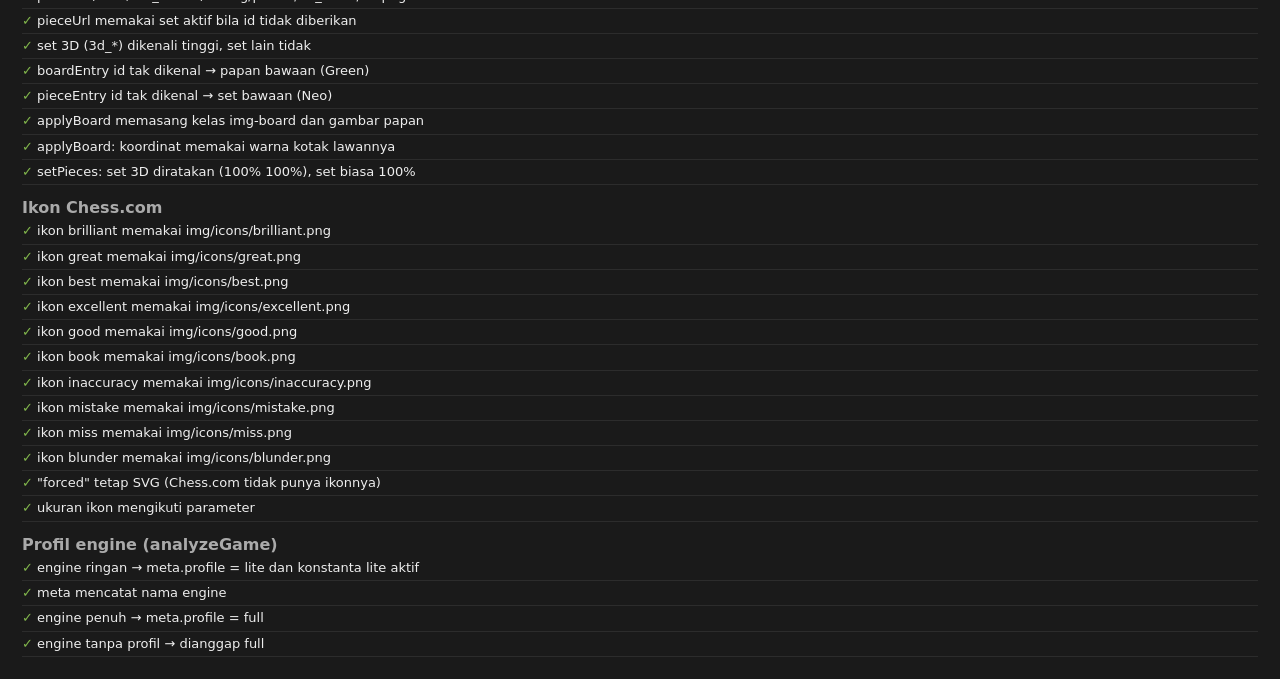
<file: tests.html>
<!DOCTYPE html>
<html lang="id"><head><meta charset="utf-8"><meta name="viewport" content="width=device-width,initial-scale=1">
<title>Tes unit Game Review</title>
<style>body{font-family:system-ui,sans-serif;background:#1a1a1a;color:#eee;padding:14px;line-height:1.4}h1{font-size:18px}
.sum{font-weight:800;padding:10px;border-radius:8px;margin:10px 0}.ok{background:#27421a}.bad{background:#5a1d1d}
.g{margin-top:12px;font-weight:700;color:#aaa}.r{font-size:13px;padding:3px 0;border-bottom:1px solid #2c2c2c}.r b{color:#81b64c}.r.f b{color:#ff6b6b}.d{color:#ffb4a8;font-size:12px}</style></head>
<body><h1>Tes unit Game Review</h1><div id="sum" class="sum">Menjalankan…</div><div id="out"></div>
<script src="js/chess.js"></script>
<script src="js/icons.js?v=16"></script>
<script src="js/assets.js?v=16"></script>
<script src="js/estimates.js"></script>
<script src="js/analyzer.js"></script>
<script src="js/official.js"></script>
<script src="js/tests.js"></script>
<script>
window.GameReviewTests.runAll().then(function (res) {
  var pass = res.filter(function (r) { return r.ok; }).length, last = '', html = '';
  res.forEach(function (r) {
    if (r.group !== last) { html += '<div class="g">' + r.group + '</div>'; last = r.group; }
    html += '<div class="r' + (r.ok ? '' : ' f') + '"><b>' + (r.ok ? '✓' : '✗') + '</b> ' + r.name.replace(/</g, '&lt;') + (r.ok ? '' : '<div class="d">' + String(r.detail).replace(/</g, '&lt;') + '</div>') + '</div>';
  });
  document.getElementById('out').innerHTML = html;
  var s = document.getElementById('sum'); s.textContent = pass + ' dari ' + res.length + ' tes lulus'; s.className = 'sum ' + (pass === res.length ? 'ok' : 'bad');
}).catch(function (e) { document.getElementById('sum').textContent = 'Galat: ' + e.message; document.getElementById('sum').className = 'sum bad'; });
</script></body></html>
</file>
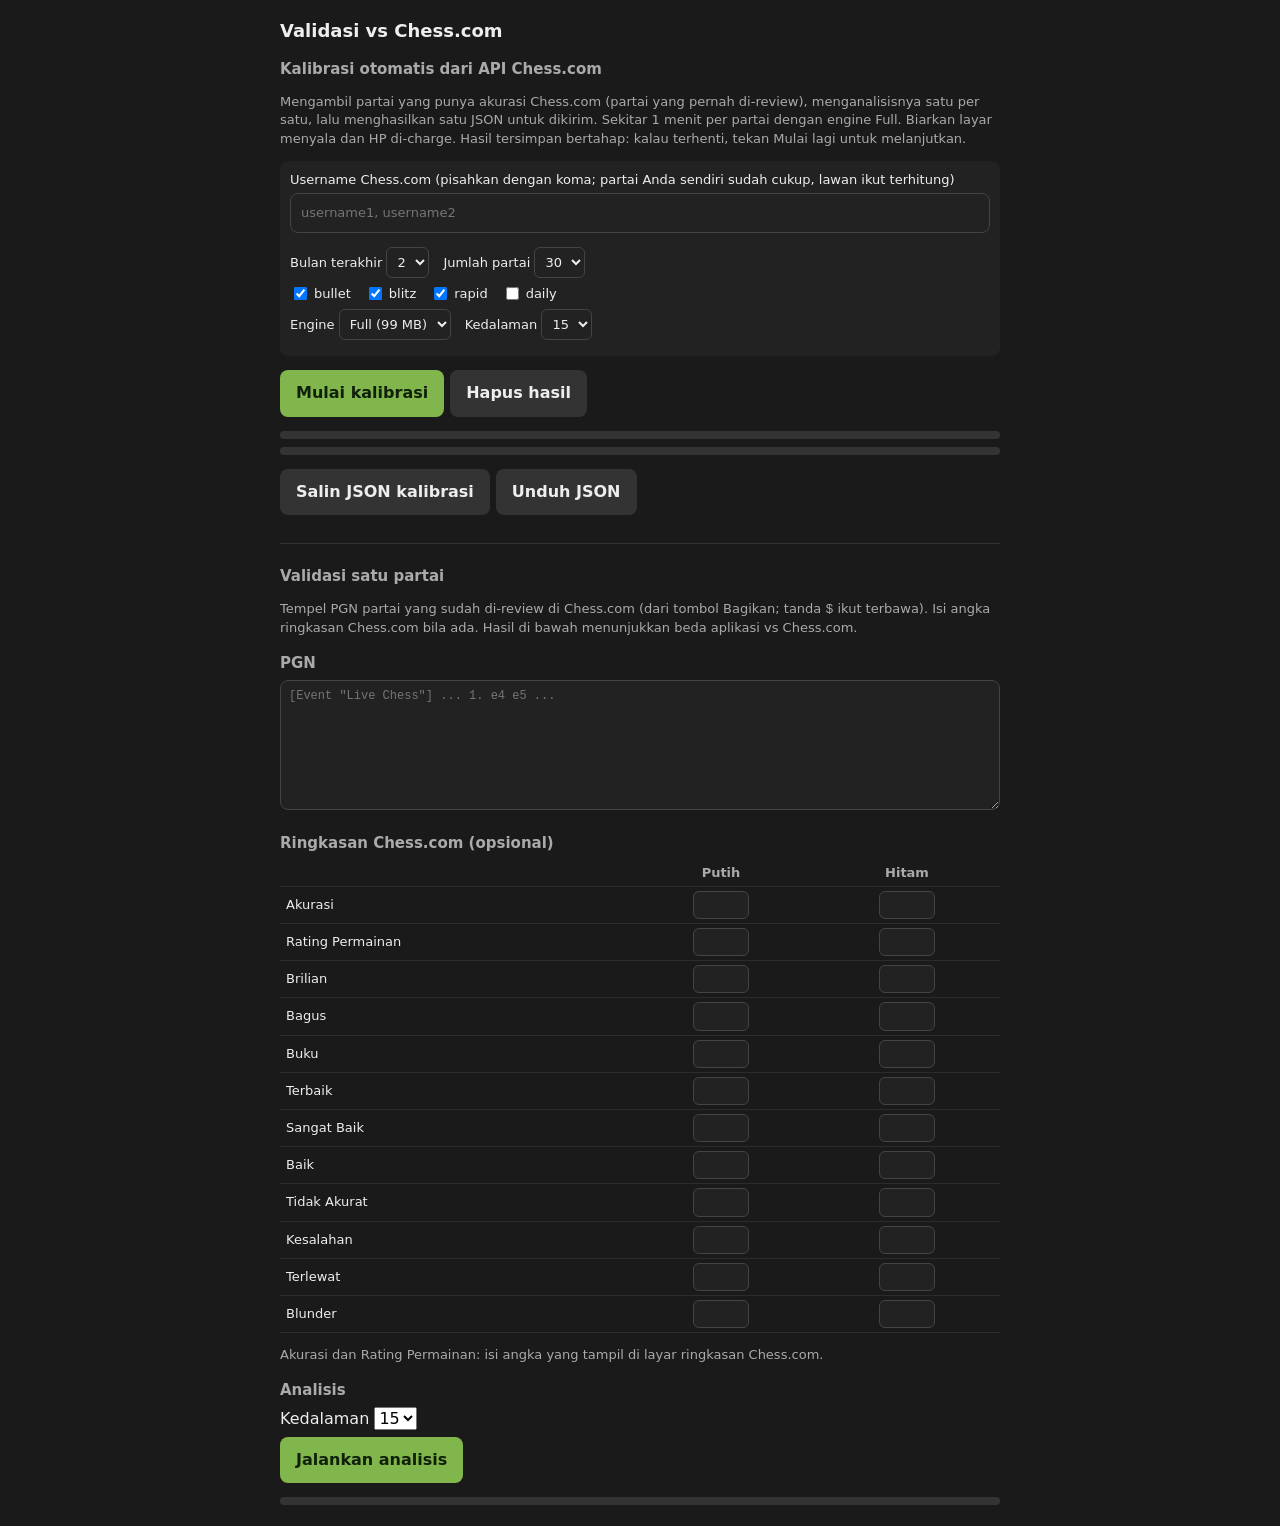
<file: validasi.html>
<!DOCTYPE html>
<html lang="id"><head><meta charset="utf-8"><meta name="viewport" content="width=device-width,initial-scale=1">
<title>Validasi vs Chess.com</title>
<style>
body{font-family:system-ui,sans-serif;background:#1a1a1a;color:#eee;padding:14px;line-height:1.4;max-width:720px;margin:0 auto}
h1{font-size:18px;margin:4px 0}h2{font-size:15px;margin:16px 0 6px;color:#aaa}p,.muted{color:#aaa;font-size:13px}
textarea{width:100%;min-height:130px;background:#222;color:#eee;border:1px solid #444;border-radius:8px;padding:8px;font-family:monospace;font-size:12px;box-sizing:border-box}
button,select,input{font:inherit}button{background:#81b64c;color:#10200a;border:0;border-radius:8px;padding:12px 16px;font-weight:800;margin:6px 6px 6px 0}
button.alt{background:#333;color:#eee}button:disabled{opacity:.45}
table{border-collapse:collapse;width:100%;font-size:13px}td,th{border-bottom:1px solid #2c2c2c;padding:4px 6px;text-align:center}th{color:#aaa;font-weight:600}td:first-child,th:first-child{text-align:left}
input.n{width:46px;background:#222;color:#eee;border:1px solid #444;border-radius:6px;padding:4px;text-align:center}
.bar{height:8px;background:#333;border-radius:4px;overflow:hidden;margin:8px 0}.bar>i{display:block;height:100%;width:0;background:#81b64c}
input.t{width:100%;box-sizing:border-box;background:#222;color:#eee;border:1px solid #444;border-radius:8px;padding:10px;margin:4px 0 8px}
.opts{display:flex;flex-wrap:wrap;gap:8px 14px;align-items:center;margin:6px 0}.opts select{background:#222;color:#eee;border:1px solid #444;border-radius:6px;padding:6px}.chk{display:inline-flex;gap:4px;align-items:center}
hr{border:0;border-top:1px solid #333;margin:22px 0}
#kTable td:not(:first-child){white-space:nowrap}
.bad{color:#ff8b7a}.good{color:#81b64c}.box{background:#222;border-radius:8px;padding:10px;margin:8px 0;font-size:13px}.hidden{display:none}
</style></head><body>
<h1>Validasi vs Chess.com</h1>
<h2>Kalibrasi otomatis dari API Chess.com</h2>
<p>Mengambil partai yang punya akurasi Chess.com (partai yang pernah di-review), menganalisisnya satu per satu, lalu menghasilkan satu JSON untuk dikirim. Sekitar 1 menit per partai dengan engine Full. Biarkan layar menyala dan HP di-charge. Hasil tersimpan bertahap: kalau terhenti, tekan Mulai lagi untuk melanjutkan.</p>
<div class="box">
  <label>Username Chess.com (pisahkan dengan koma; partai Anda sendiri sudah cukup, lawan ikut terhitung)<input id="kUsers" class="t" type="text" autocomplete="off" autocapitalize="off" spellcheck="false" placeholder="username1, username2"></label>
  <div class="opts">
    <label>Bulan terakhir <select id="kMonths"><option>1</option><option selected>2</option><option>3</option><option>6</option></select></label>
    <label>Jumlah partai <select id="kMax"><option>10</option><option>20</option><option selected>30</option><option>50</option></select></label>
  </div>
  <div class="opts">
    <span class="chk"><input type="checkbox" name="kClass" value="bullet" checked>bullet</span>
    <span class="chk"><input type="checkbox" name="kClass" value="blitz" checked>blitz</span>
    <span class="chk"><input type="checkbox" name="kClass" value="rapid" checked>rapid</span>
    <span class="chk"><input type="checkbox" name="kClass" value="daily">daily</span>
  </div>
  <div class="opts">
    <label>Engine <select id="kEngine"><option value="full" selected>Full (99 MB)</option><option value="lite">Lite</option></select></label>
    <label>Kedalaman <select id="kDepth"><option>12</option><option selected>15</option><option>18</option></select></label>
  </div>
</div>
<div><button id="kRun">Mulai kalibrasi</button><button id="kStop" class="alt hidden">Hentikan</button><button id="kClear" class="alt">Hapus hasil</button></div>
<div id="kStatus" class="muted"></div>
<div class="bar"><i id="kBar"></i></div><div class="bar"><i id="kBar2"></i></div>
<div id="kSum" class="box hidden"></div>
<table id="kTable"></table>
<div><button id="kCopy" class="alt">Salin JSON kalibrasi</button><button id="kDl" class="alt">Unduh JSON</button></div><div id="kEx" class="muted"></div>
<hr>
<h2>Validasi satu partai</h2>
<p>Tempel PGN partai yang sudah di-review di Chess.com (dari tombol Bagikan; tanda <code>$</code> ikut terbawa). Isi angka ringkasan Chess.com bila ada. Hasil di bawah menunjukkan beda aplikasi vs Chess.com.</p>
<h2>PGN</h2><textarea id="pgn" placeholder="[Event &quot;Live Chess&quot;] ... 1. e4 e5 ..."></textarea>
<h2>Ringkasan Chess.com (opsional)</h2>
<table id="ccTable"></table>
<p class="muted">Akurasi dan Rating Permainan: isi angka yang tampil di layar ringkasan Chess.com.</p>
<h2>Analisis</h2>
<label>Kedalaman <select id="depth"><option>12</option><option selected>15</option><option>18</option></select></label>
<div><button id="run">Jalankan analisis</button><button id="cancel" class="alt hidden">Batalkan</button></div>
<div id="status" class="muted"></div><div class="bar"><i id="barfill"></i></div>
<div id="result" class="hidden">
  <h2>Hasil</h2><div id="summary" class="box"></div>
  <table id="cmpTable"></table>
  <h2>Perbedaan per langkah dengan tanda <code>$</code> Chess.com</h2><div id="agree" class="box"></div><table id="mmTable"></table>
  <div><button id="dl" class="alt">Unduh data JSON</button><button id="cp" class="alt">Salin JSON</button></div><div id="exstat" class="muted"></div>
</div>
<script src="js/chess.js"></script>
<script src="js/openings.js"></script>
<script src="js/icons.js"></script>
<script src="js/estimates.js"></script>
<script src="js/engine-config.js"></script>
<script src="js/engine.js"></script>
<script src="js/analyzer.js"></script>
<script src="js/validasi.js"></script>
<script src="js/kalibrasi.js"></script>
<script>
(function () {
  var V = window.Validasi, $ = function (id) { return document.getElementById(id); };
  var NAMES = { brilliant: 'Brilian', great: 'Bagus', book: 'Buku', best: 'Terbaik', excellent: 'Sangat Baik', good: 'Baik', inaccuracy: 'Tidak Akurat', mistake: 'Kesalahan', miss: 'Terlewat', blunder: 'Blunder' };
  var eng = null, cancelled = false, lastExport = null;
  // tabel isian Chess.com
  var t = '<tr><th></th><th>Putih</th><th>Hitam</th></tr><tr><td>Akurasi</td><td><input class="n" id="ccAccW" inputmode="decimal"></td><td><input class="n" id="ccAccB" inputmode="decimal"></td></tr><tr><td>Rating Permainan</td><td><input class="n" id="ccRatW" inputmode="numeric"></td><td><input class="n" id="ccRatB" inputmode="numeric"></td></tr>';
  V.ORDER.forEach(function (k) { t += '<tr><td>' + NAMES[k] + '</td><td><input class="n" id="ccw_' + k + '" inputmode="numeric"></td><td><input class="n" id="ccb_' + k + '" inputmode="numeric"></td></tr>'; });
  $('ccTable').innerHTML = t;
  function num(id) { var v = $(id).value.trim().replace(',', '.'); return v === '' || isNaN(+v) ? undefined : +v; }
  function readCC() {
    var cc = { w: {}, b: {}, accW: num('ccAccW'), accB: num('ccAccB'), ratingW: num('ccRatW'), ratingB: num('ccRatB') };
    V.ORDER.forEach(function (k) { cc.w[k] = num('ccw_' + k); cc.b[k] = num('ccb_' + k); });
    return cc;
  }
  function setStatus(s) { $('status').textContent = s; }
  function fmt(x, d) { return x === undefined || x === null ? '–' : (typeof x === 'number' ? x.toFixed(d || 0) : x); }
  function diffCell(app, cc, d) { if (cc === undefined || cc === null) return ''; var df = app - cc; return ' <span class="' + (Math.abs(df) < 0.5 ? 'good' : 'bad') + '">(' + (df > 0 ? '+' : '') + df.toFixed(d || 0) + ')</span>'; }
  function render(game, report, cc, marks) {
    var S = V.compareSummary(report, cc), M = V.compareMarks(report, marks);
    var m = report.meta || {};
    var h = '<b>' + (game.headers.White || '?') + ' vs ' + (game.headers.Black || '?') + '</b><br>';
    h += 'Akurasi: Putih ' + fmt(S.accuracy.w.app, 1) + diffCell(S.accuracy.w.app, S.accuracy.w.cc, 1) + ' · Hitam ' + fmt(S.accuracy.b.app, 1) + diffCell(S.accuracy.b.app, S.accuracy.b.cc, 1) + '<br>';
    h += 'Rating Permainan: Putih ' + fmt(S.rating.w.app) + diffCell(S.rating.w.app, S.rating.w.cc) + ' · Hitam ' + fmt(S.rating.b.app) + diffCell(S.rating.b.app, S.rating.b.cc) + '<br>';
    h += '<span class="muted">Engine: ' + (m.engine || '?') + ' · kedalaman ' + (m.depth || '?') + ' · MultiPV ' + (m.multipv || '?') + ' · model ' + (report.model || '?') + '</span>';
    $('summary').innerHTML = h;
    var c = '<tr><th>Kelas</th><th>Putih (app/CC)</th><th>Hitam (app/CC)</th></tr>';
    S.classes.forEach(function (r) {
      var bw = r.ccW !== undefined && r.ccW !== r.appW, bb = r.ccB !== undefined && r.ccB !== r.appB;
      c += '<tr><td>' + NAMES[r.cls] + '</td><td class="' + (bw ? 'bad' : '') + '">' + r.appW + ' / ' + fmt(r.ccW) + '</td><td class="' + (bb ? 'bad' : '') + '">' + r.appB + ' / ' + fmt(r.ccB) + '</td></tr>';
    });
    $('cmpTable').innerHTML = c;
    var has = marks.some(function (x) { return x; });
    $('agree').innerHTML = has ? 'Kesesuaian dengan tanda PGN: <b>' + M.agree + ' dari ' + M.total + ' (' + Math.round(100 * M.agree / M.total) + '%)</b>. Langkah tanpa tanda dianggap Terbaik/Sangat Baik/Baik/Buku. Tanda Terlewat sering tidak ada di PGN.' : 'PGN ini tidak memuat tanda <code>$</code> Chess.com, jadi perbandingan per langkah tidak tersedia.';
    var mm = '<tr><th>#</th><th>Langkah</th><th>Aplikasi</th><th>Chess.com</th></tr>';
    M.mismatches.forEach(function (r) { mm += '<tr><td>' + r.ply + '</td><td>' + r.san + '</td><td>' + (NAMES[r.app] || r.app) + '</td><td>' + (NAMES[r.cc] || r.cc) + '</td></tr>'; });
    $('mmTable').innerHTML = has ? mm : '';
    lastExport = V.buildExport(game, report, cc, marks);
    $('result').classList.remove('hidden');
  }
  $('run').onclick = async function () {
    var btn = $('run'); btn.disabled = true; cancelled = false; $('cancel').classList.remove('hidden'); $('result').classList.add('hidden'); $('barfill').style.width = '0';
    try {
      var pgn = $('pgn').value, game = V.parsePgn(pgn), marks = V.parseNags(pgn), cc = readCC();
      if (!eng) {
        setStatus('Memuat engine…'); eng = new Engine(Engine.pathFor('full'));
        Engine.onLoad(function (l) { if (!eng.ready) setStatus(l.phase === 'download' ? 'Mengunduh engine ' + Math.round((l.percent || 0) * 100) + '%' : l.phase === 'init' ? 'Menyiapkan engine…' : 'Memuat engine…'); });
        await eng.readyPromise;
      }
      var depth = parseInt($('depth').value, 10) || 15;
      var report = await Analyzer.analyzeGame(game, eng, { depth: depth, cancelled: function () { return cancelled; }, onProgress: function (p) { $('barfill').style.width = Math.round(p * 100) + '%'; setStatus('Menganalisis… ' + Math.round(p * 100) + '%'); } });
      if (!report) { setStatus('Dibatalkan.'); }
      else { setStatus('Selesai.'); render(game, report, cc, marks); }
    } catch (e) { setStatus('Galat: ' + (e && e.message ? e.message : e)); }
    btn.disabled = false; $('cancel').classList.add('hidden');
  };
  $('cancel').onclick = function () { cancelled = true; if (eng) eng.stop(); setStatus('Membatalkan…'); };
  $('dl').onclick = function () {
    if (!lastExport) return;
    try {
      var blob = new Blob([JSON.stringify(lastExport, null, 1)], { type: 'application/json' }), a = document.createElement('a');
      a.href = URL.createObjectURL(blob); a.download = 'validasi-' + ((lastExport.headers && lastExport.headers.White) || 'partai') + '.json'; document.body.appendChild(a); a.click(); document.body.removeChild(a);
      $('exstat').textContent = 'Berkas diunduh.';
    } catch (e) { $('exstat').textContent = 'Unduh gagal: ' + e.message + '. Pakai Salin JSON.'; }
  };
  $('cp').onclick = async function () {
    if (!lastExport) return;
    var txt = JSON.stringify(lastExport, null, 1), ok = false;
    try { await navigator.clipboard.writeText(txt); ok = true; } catch (e) {}
    if (!ok) { try { var ta = document.createElement('textarea'); ta.value = txt; document.body.appendChild(ta); ta.select(); ok = document.execCommand('copy'); document.body.removeChild(ta); } catch (e) {} }
    $('exstat').textContent = ok ? 'JSON disalin (' + Math.round(txt.length / 1024) + ' KB).' : 'Gagal menyalin.';
  };
})();
</script></body></html>
</file>
<file: css/style.css>
/* ===== Tema ala Chess.com (dark) ===== */
:root {
  --bg: #312e2b;
  --bg-dark: #262421;
  --bg-darker: #21201d;
  --panel: #262522;
  --panel-2: #302e2b;
  --line: #3c3a37;
  --text: #ffffffe6;
  --muted: #989795;
  --green: #81b64c;
  --green-d: #45753c;
  --light: #ebecd0;
  --dark: #739552;
  --hl: #f5f682;
  --coord-l: #739552;
  --coord-d: #ebecd0;
  --font: 'Segoe UI', system-ui, -apple-system, Roboto, 'Helvetica Neue', Arial, sans-serif;
}
body[data-theme='brown'] { --light: #f0d9b5; --dark: #b58863; --coord-l: #b58863; --coord-d: #f0d9b5; }
body[data-theme='blue'] { --light: #dee3e6; --dark: #8ca2ad; --coord-l: #8ca2ad; --coord-d: #dee3e6; }
body[data-theme='gray'] { --light: #dcdcdc; --dark: #ababab; --coord-l: #8b8b8b; --coord-d: #f0f0f0; }
body[data-theme='purple'] { --light: #efeff5; --dark: #8877b7; --coord-l: #8877b7; --coord-d: #efeff5; }

* { box-sizing: border-box; -webkit-tap-highlight-color: transparent; }
html, body { margin: 0; height: 100%; }
body { background: var(--bg); color: var(--text); font-family: var(--font); font-size: 14px; overflow: hidden; }
button { font-family: inherit; cursor: pointer; }
.hidden { display: none !important; }
i[data-ic] { display: inline-flex; width: 20px; height: 20px; }
i[data-ic] svg { width: 100%; height: 100%; }

#app { display: flex; height: 100vh; height: 100dvh; }

/* ----- Sidebar ----- */
#side-nav { width: 145px; background: var(--bg-darker); display: flex; flex-direction: column; padding: 8px 0; flex-shrink: 0; }
.brand { display: flex; align-items: center; gap: 6px; padding: 6px 12px 14px; color: #fff; text-decoration: none; font-size: 17px; font-weight: 800; }
.brand img { width: 30px; height: 30px; }
.brand b { color: var(--green); }
.nav-item { display: flex; align-items: center; gap: 10px; background: none; border: 0; color: #ffffffb3; font-weight: 700; font-size: 14px; padding: 10px 14px; text-align: left; }
.nav-item:hover, .nav-item.active { background: #1a1917; color: #fff; }
.nav-item i { color: #8b8987; }
.nav-item.active i { color: var(--green); }
.nav-spacer { flex: 1; }

/* ----- Main ----- */
#main { flex: 1; display: flex; justify-content: center; gap: 18px; padding: 16px; min-width: 0; }
#board-area { display: flex; align-items: center; justify-content: center; min-width: 0; }
#board-wrap { display: flex; flex-direction: column; gap: 6px; --bsz: min(calc(100vh - 140px), calc(100vw - 145px - 480px)); }
#board-row { display: flex; gap: 8px; }
#board-container { width: var(--bsz); height: var(--bsz); position: relative; }

.player-bar { display: flex; align-items: center; gap: 10px; height: 44px; padding-left: 30px; }
.avatar { width: 40px; height: 40px; border-radius: 3px; background: #4b4847 url('../img/pieces/wP.svg') center/80% no-repeat; flex-shrink: 0; }
#player-top .avatar { background-image: url('../img/pieces/bP.svg'); }
.avatar.photo { background-size: cover; background-position: center; background-color: #4b4847; }
.avatar.cc-default { background-color: #e5e4e4; background-size: 100% 100%; }
.pinfo { flex: 1; min-width: 0; display: flex; flex-wrap: wrap; align-items: baseline; gap: 4px; }
.pname { font-weight: 700; color: #fff; white-space: nowrap; overflow: hidden; text-overflow: ellipsis; max-width: 70%; }
.prating { color: var(--muted); }
.captured { width: 100%; height: 16px; display: flex; align-items: center; gap: 0; font-size: 12px; color: var(--muted); }
.captured img { width: 15px; height: 15px; margin-right: -4px; }
.captured .grp { margin-right: 6px; display: inline-flex; }
.captured .adv { margin-left: 4px; }
.clock { background: #989795; color: #2b2927; font-weight: 700; font-size: 18px; border-radius: 3px; padding: 4px 10px; min-width: 90px; text-align: right; font-variant-numeric: tabular-nums; }
.clock.active { background: #fff; }

/* ----- Eval bar ----- */
#eval-bar { width: 22px; flex-shrink: 0; position: relative; background: #403d39; border-radius: 3px; overflow: hidden; }
#eval-bar .eval-fill { position: absolute; left: 0; right: 0; bottom: 0; height: 50%; background: #fff; transition: height .45s ease; }
#eval-bar.flipped .eval-fill { top: 0; bottom: auto; }
#eval-bar .eval-txt { position: absolute; left: 0; right: 0; text-align: center; font-size: 10px; font-weight: 800; bottom: 4px; color: #403d39; }
#eval-bar .eval-txt.top { top: 4px; bottom: auto; color: #fff; }

/* ----- Board ----- */
.board { position: absolute; inset: 0; user-select: none; -webkit-user-select: none; touch-action: none; border-radius: 3px; overflow: hidden; }
.board > div, .board > svg { position: absolute; inset: 0; }
.sq { position: absolute; width: 12.5%; height: 12.5%; }
.sq.light { background: var(--light); }
.sq.dark { background: var(--dark); }
.coord { position: absolute; font-size: calc(var(--bsz) * 0.026); font-weight: 700; line-height: 1; }
.coord.rank { left: 4%; top: 4%; }
.coord.file { right: 5%; bottom: 3%; }
.sq.light .coord { color: var(--coord-l); }
.sq.dark .coord { color: var(--coord-d); }
.hl { position: absolute; width: 12.5%; height: 12.5%; }
.hl.last { background: var(--hl); opacity: .5; }
.hl.sel { background: var(--hl); opacity: .5; }
.hl.check { background: radial-gradient(circle, #ff0000 0%, #e71a1a 25%, rgba(169, 0, 0, 0) 89%); }
.hl.mark { background: #eb6150; opacity: .8; }
.board-dots { pointer-events: none; }
.dot { position: absolute; width: 12.5%; height: 12.5%; }
.dot::after { content: ''; position: absolute; left: 50%; top: 50%; width: 33%; height: 33%; transform: translate(-50%, -50%); border-radius: 50%; background: rgba(0, 0, 0, .14); }
.dot.cap::after { width: 86%; height: 86%; background: transparent; border: calc(var(--bsz) * 0.0095) solid rgba(0, 0, 0, .14); }
.board-pieces .pc { position: absolute; left: 0; top: 0; width: 12.5%; height: 12.5%; background-size: 100%; background-repeat: no-repeat; cursor: grab; will-change: transform; }
.board-pieces .pc.dragging { cursor: grabbing; z-index: 20; }
.board-arrows { pointer-events: none; width: 100%; height: 100%; }
.board-badges { pointer-events: none; }
.hl.check.solid { background: #c15769; opacity: .5; }
.board-reveal { pointer-events: none; }
.rv { position: absolute; width: 12.5%; height: 12.5%; }
.rv-clip { position: absolute; inset: 0; overflow: hidden; }
.rv-bg { position: absolute; inset: 0; opacity: .78; animation: rv-fade .15s ease-out; }
.rv-shine { position: absolute; top: 0; bottom: 0; left: -60%; width: 60%; background: linear-gradient(105deg, transparent 0%, rgba(255, 255, 255, .35) 50%, transparent 100%); animation: rv-shine .55s ease-out .05s both; }
.rv-glyph { position: absolute; inset: 0; width: 100%; height: 100%; fill: #fff; transform-origin: 50% 60%; animation: rv-pop .24s cubic-bezier(.2, 1.5, .4, 1); }
.rv-pill { position: absolute; z-index: 1; background: #fff; border-radius: 999px; font: 700 calc(var(--bsz) * 0.025)/1 Roboto, system-ui, -apple-system, "Segoe UI", sans-serif; padding: .38em .9em; white-space: nowrap; box-shadow: 0 1px 3px rgba(0, 0, 0, .35); transform-origin: 20% 60%; animation: rv-pop .22s cubic-bezier(.2, 1.4, .4, 1); }
.rv.rv-out { opacity: 0; transition: opacity .2s ease-in; }
@keyframes rv-fade { from { opacity: 0; } to { opacity: .78; } }
@keyframes rv-shine { from { transform: translateX(0); } to { transform: translateX(380%); } }
@keyframes rv-pop { 0% { transform: scale(.4); opacity: 0; } 100% { transform: scale(1); opacity: 1; } }
.badge { position: absolute; width: 4.6%; height: 4.6%; z-index: 30; filter: drop-shadow(0 1px 2px rgba(0, 0, 0, .45)); }
.badge svg { width: 100%; height: 100%; }
.badge.pop { animation: pop .25s ease-out; }
@keyframes pop { 0% { transform: scale(.2); opacity: 0; } 70% { transform: scale(1.15); } 100% { transform: scale(1); opacity: 1; } }
.board-promo { z-index: 40; background: rgba(0, 0, 0, .35); }
.promo-opt { position: absolute; width: 12.5%; height: 12.5%; background-color: #fff; background-size: 85%; background-position: center; background-repeat: no-repeat; border-radius: 50%; box-shadow: 0 2px 6px rgba(0, 0, 0, .5); cursor: pointer; }
.promo-opt:hover { background-color: #f6a33c; border-radius: 3px; }

/* ----- Panel ----- */
#panel { width: 440px; flex-shrink: 0; background: var(--panel); border-radius: 6px; display: flex; flex-direction: column; overflow: hidden; max-height: calc(100vh - 32px); max-height: calc(100dvh - 32px); }
#panel-head { display: flex; align-items: center; justify-content: space-between; padding: 12px 14px 8px; }
.panel-title { display: flex; align-items: center; gap: 8px; font-weight: 800; font-size: 18px; }
.panel-title i { color: var(--green); width: 24px; height: 24px; }
.icon-btn { background: none; border: 0; color: var(--muted); padding: 4px; border-radius: 4px; display: inline-flex; font-size: 16px; }
.icon-btn:hover { color: #fff; background: #ffffff14; }
.panel-tabs { display: flex; border-bottom: 1px solid var(--line); }
.ptab { flex: 1; background: none; border: 0; color: var(--muted); font-weight: 700; font-size: 13px; padding: 10px 4px; border-bottom: 3px solid transparent; }
.ptab.active { color: #fff; border-bottom-color: #fff; }
#panel-body { flex: 1; overflow-y: auto; overflow-x: hidden; position: relative; }
#panel-body::-webkit-scrollbar { width: 8px; }
#panel-body::-webkit-scrollbar-thumb { background: #4b4847; border-radius: 4px; }
.tab-page { padding: 12px 14px; }

#controls { display: flex; gap: 4px; padding: 8px; background: var(--bg-dark); border-top: 1px solid var(--line); }
.ctrl { flex: 1; background: #3c3a37; border: 0; border-bottom: 3px solid #2b2926; color: #c8c7c6; height: 44px; border-radius: 5px; display: flex; align-items: center; justify-content: center; }
.ctrl:hover { background: #45423f; color: #fff; }
.ctrl:active { transform: translateY(1px); border-bottom-width: 2px; }
.ctrl i { width: 24px; height: 24px; }
#c-flip { flex: .6; }

/* ----- Buttons ----- */
.btn { border: 0; border-radius: 5px; font-weight: 800; font-size: 15px; padding: 10px 16px; display: inline-flex; align-items: center; justify-content: center; gap: 8px; color: #fff; }
.btn-green { background: var(--green); border-bottom: 4px solid var(--green-d); text-shadow: 0 1px 0 rgba(0, 0, 0, .25); }
.btn-green:hover { background: #95c45f; }
.btn-gray { background: #3c3a37; border-bottom: 4px solid #2b2926; color: #e8e8e8; }
.btn-gray:hover { background: #4a4744; }
.btn-xl { width: 100%; font-size: 20px; padding: 14px; }
.btn:active { transform: translateY(1px); }
.btn i { width: 22px; height: 22px; }

/* ----- Coach ----- */
.coach-row { display: flex; gap: 10px; align-items: flex-start; margin-bottom: 12px; }
.coach-avatar { width: 56px; height: 56px; flex-shrink: 0; border-radius: 50%; overflow: hidden; }
.coach-avatar svg { width: 100%; height: 100%; }
.coach-avatar.thinking { animation: bob 1.2s ease-in-out infinite; }
@keyframes bob { 50% { transform: translateY(-3px); } }
.bubble { position: relative; background: #fff; color: #312e2b; border-radius: 8px; padding: 10px 12px; font-size: 15px; line-height: 1.4; flex: 1; min-height: 44px; }
.bubble::before { content: ''; position: absolute; left: -7px; top: 16px; border: 7px solid transparent; border-left: 0; border-right-color: #fff; }
.bubble small { color: #6b6966; }
.bubble .bh { display: flex; align-items: center; gap: 6px; font-size: 16px; font-weight: 700; }
.bubble .bh .cls-icon { flex-shrink: 0; }
.bubble .bh .ev { margin-left: auto; font-size: 15px; font-weight: 800; line-height: 24px; padding: 0 8px; border-radius: 4px; background: #e7e6e4; color: #322e2b; border: 0; }
.bubble .bh .ev.neg { background: #403d39; color: #fff; }
.bubble .bt { margin-top: 4px; font-size: 14px; color: #4b4847; }

.empty-state { display: flex; flex-direction: column; gap: 10px; padding-top: 10px; }

/* progress */
.progress { height: 10px; background: #403d39; border-radius: 5px; overflow: hidden; margin-top: 6px; }
.progress-fill { height: 100%; width: 0; background: var(--green); transition: width .2s; }
.progress-meta { display: flex; justify-content: space-between; color: var(--muted); font-size: 12px; margin: 6px 0 14px; }
#btn-cancel { width: 100%; }

/* ----- Summary ----- */
.graph-wrap { position: relative; height: 82px; margin: 4px 0 12px; border-radius: 4px; overflow: hidden; background: #403d39; cursor: pointer; }
.graph-wrap svg { width: 100%; height: 100%; display: block; }
.sum-table { width: 100%; border-collapse: collapse; }
.sum-table td { padding: 5px 2px; vertical-align: middle; }
.sum-table .lab { color: #fff; font-weight: 600; font-size: 14px; }
.sum-table .val { text-align: center; width: 92px; font-weight: 800; font-size: 15px; }
.sum-table .ico { text-align: center; width: 36px; }
.sum-table tr.row-cls td { padding: 3px 2px; }
.sum-table tr.row-cls .val { font-size: 16px; }
.sum-head .ph { display: flex; flex-direction: column; align-items: center; gap: 3px; }
.sum-head .ph .av { width: 56px; height: 56px; border-radius: 4px; background: #4b4847 center/80% no-repeat; border: 3px solid transparent; }
.sum-head .ph .av.w { background-image: url('../img/pieces/wK.svg'); }
.sum-head .ph .av.b { background-image: url('../img/pieces/bK.svg'); }
.sum-head .ph .nm { font-size: 13px; font-weight: 700; max-width: 92px; overflow: hidden; text-overflow: ellipsis; white-space: nowrap; }
.acc-box { display: inline-block; padding: 6px 0; width: 76px; border-radius: 4px; font-size: 19px; font-weight: 800; }
.acc-box.w { background: #fff; color: #312e2b; }
.acc-box.b { background: #403d39; color: #fff; }
.rating-box { display: inline-block; padding: 4px 0; width: 76px; border-radius: 4px; border: 1px solid #5c5a57; font-weight: 800; font-size: 16px; }
.sep td { border-top: 1px solid var(--line); height: 6px; }
.sum-actions { position: sticky; bottom: -12px; background: var(--panel); padding: 10px 0 12px; margin-top: 8px; }
.opening-line { color: var(--muted); font-size: 13px; margin: 2px 0 8px; display: flex; align-items: center; gap: 6px; }
.opening-line .cls-icon { flex-shrink: 0; }
.key-list { display: flex; flex-wrap: wrap; gap: 6px; margin: 8px 0; }
.key-chip { display: inline-flex; gap: 4px; align-items: center; background: #3c3a37; border-radius: 4px; padding: 4px 8px; font-weight: 700; font-size: 13px; color: #fff; border: 0; }
.key-chip:hover { background: #4a4744; }
.sec-title { color: var(--muted); font-weight: 700; font-size: 12px; text-transform: uppercase; letter-spacing: .5px; margin: 10px 0 4px; }

/* ----- Step review ----- */
.step-graph { height: 52px; margin-bottom: 10px; }
.step-actions { display: grid; grid-template-columns: 1fr 1fr; gap: 8px; margin-top: 10px; }
.step-actions .btn { font-size: 15px; }
.step-actions .btn.full { grid-column: 1 / -1; }
.mini-moves { margin-top: 12px; display: flex; flex-wrap: wrap; gap: 2px 4px; font-size: 13px; max-height: 120px; overflow-y: auto; }
.mini-moves .mm { color: #c8c7c6; padding: 2px 4px; border-radius: 3px; cursor: pointer; display: inline-flex; align-items: center; gap: 3px; }
.mini-moves .mm.cur { background: #4b4847; color: #fff; }
.mini-moves .mn { color: var(--muted); padding: 2px 0; }
.best-line { margin-top: 8px; color: #4b4847; font-size: 13px; }
.best-line b { color: #312e2b; }

/* ----- Analysis tab ----- */
#engine-head { display: flex; align-items: center; gap: 10px; padding-bottom: 8px; border-bottom: 1px solid var(--line); }
.eng-eval { font-weight: 800; font-size: 18px; min-width: 64px; text-align: center; background: #fff; color: #312e2b; border-radius: 4px; padding: 3px 6px; }
.eng-eval.neg { background: #403d39; color: #fff; }
.eng-meta { display: flex; flex-direction: column; font-size: 12px; color: var(--muted); }
.eng-meta b { color: #fff; font-size: 13px; }
#engine-lines { padding: 6px 0; border-bottom: 1px solid var(--line); }
.eline { display: flex; gap: 6px; align-items: flex-start; padding: 4px 0; font-size: 13px; line-height: 1.5; cursor: pointer; }
.eline:hover { background: #ffffff0a; }
.eline .sc { flex-shrink: 0; width: 50px; text-align: center; font-weight: 800; border-radius: 3px; padding: 0 4px; background: #fff; color: #312e2b; }
.eline .sc.neg { background: #403d39; color: #fff; }
.eline .pv { color: #c8c7c6; overflow: hidden; display: -webkit-box; -webkit-line-clamp: 2; -webkit-box-orient: vertical; }
#opening-name { color: var(--muted); font-size: 13px; padding: 8px 0 4px; min-height: 18px; }
#move-list { display: grid; grid-template-columns: 36px 1fr 1fr; font-size: 14px; }
#move-list .num { color: var(--muted); padding: 5px 4px; background: #2a2926; }
#move-list .mv { padding: 5px 6px; cursor: pointer; display: flex; align-items: center; gap: 4px; font-weight: 600; color: #e0e0e0; border-radius: 3px; }
#move-list .mv:hover { background: #ffffff12; }
#move-list .mv.cur { background: #4b4847; color: #fff; }
#move-list .mv .ev { margin-left: auto; color: var(--muted); font-size: 11px; font-weight: 500; }
#move-list .mv .cls-icon { flex-shrink: 0; }
.row-odd { background: #2a2926; }
#var-box { margin-top: 10px; background: #2b2a27; border-radius: 4px; padding: 8px; font-size: 13px; }
#var-box .vt { color: var(--muted); font-weight: 700; display: flex; justify-content: space-between; align-items: center; margin-bottom: 4px; }
#var-box .vm { display: inline-block; padding: 1px 3px; cursor: pointer; border-radius: 3px; }
#var-box .vm.cur { background: #4b4847; }

/* ----- Games tab ----- */
.card { background: var(--panel-2); border-radius: 6px; padding: 12px; margin-bottom: 12px; }
.card-title { display: flex; align-items: center; gap: 8px; font-weight: 800; margin-bottom: 8px; }
.card-title i { color: var(--green); }
.row { display: flex; gap: 8px; margin-top: 8px; }
.row:first-of-type { margin-top: 0; }
input[type='text'], textarea, select { width: 100%; background: #1f1e1c; color: #fff; border: 1px solid #4b4847; border-radius: 5px; padding: 10px; font-size: 14px; font-family: inherit; outline: none; }
input[type='text']:focus, textarea:focus { border-color: var(--green); }
textarea { resize: vertical; font-family: ui-monospace, Consolas, monospace; font-size: 12px; }
select { padding: 8px; }
.file-btn { cursor: pointer; }
#games-list { margin-top: 8px; max-height: 360px; overflow-y: auto; }
.g-item { display: flex; align-items: center; gap: 8px; padding: 8px; border-radius: 4px; cursor: pointer; border-bottom: 1px solid var(--line); }
.g-item:hover { background: #ffffff0d; }
.g-item .tc { color: var(--muted); font-size: 11px; width: 50px; text-align: center; }
.g-item .pl { flex: 1; min-width: 0; font-size: 13px; }
.g-item .pl div { white-space: nowrap; overflow: hidden; text-overflow: ellipsis; }
.g-item .pl .r { color: var(--muted); }
.g-item .res { font-weight: 800; width: 34px; text-align: center; border-radius: 3px; font-size: 12px; padding: 2px; }
.res.win { background: var(--green); }
.res.loss { background: #fa412d; }
.res.draw { background: #777; }
.g-item .dt { color: var(--muted); font-size: 11px; }
.recent-item { display: flex; align-items: center; gap: 8px; padding: 8px 4px; border-bottom: 1px solid var(--line); cursor: pointer; font-size: 13px; }
.recent-item:hover { background: #ffffff0d; }
.recent-item .x { margin-left: auto; color: var(--muted); background: none; border: 0; font-size: 14px; }
.recent-item .acc { color: var(--muted); font-size: 12px; }
.muted { color: var(--muted); }

/* ----- Switch ----- */
.switch { position: relative; display: inline-block; width: 40px; height: 22px; flex-shrink: 0; }
.switch input { display: none; }
.switch span { position: absolute; inset: 0; background: #5c5a57; border-radius: 11px; transition: .2s; }
.switch span::after { content: ''; position: absolute; left: 3px; top: 3px; width: 16px; height: 16px; background: #fff; border-radius: 50%; transition: .2s; }
.switch input:checked + span { background: var(--green); }
.switch input:checked + span::after { left: 21px; }

/* ----- Modal ----- */
.modal { position: fixed; inset: 0; background: rgba(0, 0, 0, .6); display: flex; align-items: center; justify-content: center; z-index: 100; padding: 16px; }
.modal-box { background: var(--panel); border-radius: 8px; width: 420px; max-width: 100%; max-height: 90vh; overflow-y: auto; }
.modal-head { display: flex; justify-content: space-between; align-items: center; padding: 14px 16px; font-weight: 800; font-size: 17px; border-bottom: 1px solid var(--line); }
.modal-body { padding: 12px 16px; }
.set-row { display: flex; align-items: center; justify-content: space-between; gap: 12px; padding: 10px 0; border-bottom: 1px solid var(--line); }
.set-row select { width: 180px; }
.themes { display: flex; gap: 6px; }
.th { width: 32px; height: 32px; border: 2px solid transparent; border-radius: 4px; }
.th.active { border-color: #fff; }
.th-green { background: linear-gradient(135deg, #ebecd0 50%, #739552 50%); }
.th-brown { background: linear-gradient(135deg, #f0d9b5 50%, #b58863 50%); }
.th-blue { background: linear-gradient(135deg, #dee3e6 50%, #8ca2ad 50%); }
.th-gray { background: linear-gradient(135deg, #dcdcdc 50%, #ababab 50%); }
.th-purple { background: linear-gradient(135deg, #efeff5 50%, #8877b7 50%); }
.legend { display: grid; grid-template-columns: 1fr 1fr; gap: 6px; padding-top: 12px; font-size: 13px; }
.legend div { display: flex; align-items: center; gap: 6px; }

#toast { position: fixed; bottom: 24px; left: 50%; transform: translateX(-50%); background: #1a1917; color: #fff; padding: 10px 16px; border-radius: 6px; z-index: 200; box-shadow: 0 4px 12px rgba(0, 0, 0, .5); max-width: 90vw; text-align: center; }

/* ===== Responsif (tablet & HP / Acode) ===== */
@media (max-width: 1100px) {
  #side-nav { width: 60px; }
  #side-nav span { display: none; }
  .brand { justify-content: center; padding: 6px 0 14px; }
  .nav-item { justify-content: center; padding: 12px 0; }
  #board-wrap { --bsz: min(calc(100vh - 140px), calc(100vw - 60px - 420px)); }
  #panel { width: 380px; }
}
@media (max-width: 760px) {
  body { overflow: auto; }
  #app { flex-direction: column; height: auto; min-height: 100dvh; }
  #side-nav { display: none; }
  #main { flex-direction: column; padding: 0; gap: 0; }
  #board-area { display: block; }
  #board-wrap { --bsz: calc(100vw - 30px); gap: 2px; padding: 4px 4px 0; }
  #board-row { gap: 4px; }
  #eval-bar { width: 18px; }
  .player-bar { height: 38px; padding-left: 22px; }
  .avatar { width: 32px; height: 32px; }
  .clock { font-size: 15px; min-width: 70px; padding: 3px 8px; }
  #panel { width: 100%; border-radius: 0; max-height: none; flex: 1; }
  #panel-head { display: none; }
  #panel-body { overflow: visible; }
  /* tombol navigasi menempel di bawah layar saat halaman digulir (sticky tidak jalan karena #panel overflow:hidden) */
  #panel { padding-bottom: calc(61px + env(safe-area-inset-bottom, 0px)); }
  #controls { position: fixed; left: 0; right: 0; bottom: 0; z-index: 50; padding-bottom: calc(8px + env(safe-area-inset-bottom, 0px)); }
  .sum-actions { position: static; }
  .coach-avatar { width: 46px; height: 46px; }
}
/* progres memuat engine */
.eng-load { padding: 8px 0; }
.eng-load-top { display: flex; justify-content: space-between; gap: 8px; font-size: 14px; }
.eng-bar { height: 8px; background: #403d39; border-radius: 4px; overflow: hidden; margin-top: 8px; }
.eng-bar-fill { height: 100%; width: 0; background: var(--green); transition: width .2s; }
.indet { width: 100% !important; background: repeating-linear-gradient(45deg, var(--green) 0 10px, rgba(255,255,255,.2) 10px 20px) !important; background-size: 28px 28px; animation: indet-move .8s linear infinite; }
@keyframes indet-move { to { background-position: 28px 0; } }

/* ===== HP: header gaya Chess.com + coach di atas papan ===== */
#m-header, #coach-top { display: none; }
@media (max-width: 760px) {
  #m-header { display: flex; align-items: center; gap: 3px; height: 48px; padding: 0 10px 4px 0; }
  .m-burger { width: 38px; height: 38px; padding: 0; border: 0; background: none; color: #8a8a8a; display: flex; align-items: center; justify-content: center; }
  .m-burger i[data-ic] { width: 24px; height: 24px; }
  .m-burger:active { color: #fff; }
  .m-icon { height: 42px; width: auto; display: block; margin-left: 4px; flex: 0 0 auto; }
  .m-wordmark { height: 30px; width: auto; display: block; margin-left: 0; flex: 0 1 auto; }
  #coach-top:not(.hidden) { display: block; padding: 10px 11px 6px 13px; }
  #coach-top .coach-row { display: flex; align-items: flex-end; gap: 0; margin: 0; height: 88px; }
  #coach-top .coach-avatar { width: 82.3px; height: 81.7px; flex: 0 0 82.3px; margin: 0 0 1.3px; border-radius: 0; overflow: visible; background: url([data-uri]) left bottom / contain no-repeat; }
  #coach-top .coach-avatar svg { display: none; }
  #coach-top .bubble { flex: 1; min-width: 0; height: 88px; min-height: 0; border-radius: 12px; padding: 11px 18px 8px 14.7px; overflow-y: auto; scrollbar-width: none; color: #322e2b; font-size: 14px; line-height: 18px; }
  #coach-top .bubble::-webkit-scrollbar { display: none; }
  #coach-top .bubble::before { display: none; }
  #coach-top .bubble .bh { gap: 6.7px; min-height: 24px; font-size: 16.5px; line-height: 24px; color: #322e2b; }
  #coach-top .bubble .bh .cls-icon { width: 21px; height: 21px; }
  #coach-top .bubble .bt { margin-top: 2px; font-size: 14px; line-height: 18px; color: #322e2b; }
  #coach-top .best-line { display: none; }
}

/* ===== Latar GhostChess (gambar penuh; HP = potret, desktop = lanskap) ===== */
html { background: #080b13; }
body { background: transparent; }
body::before { content: ''; position: fixed; inset: 0; z-index: -1; pointer-events: none; background: #080b13 url(../img/bg/ghostchess-desktop.jpg) right center / auto 100% no-repeat; }
body::after { content: ''; position: fixed; inset: 0; z-index: -1; pointer-events: none; background: linear-gradient(rgba(8, 10, 18, .28), rgba(8, 10, 18, .48)); }
@media (max-width: 760px) { body::before { background-image: url(../img/bg/ghostchess-hp.jpg); background-position: center; background-size: cover; } }
/* permukaan agak tembus pandang supaya gambar tetap terlihat */
#side-nav { background: rgba(24, 23, 20, .72); }
/* catatan: jangan beri filter/backdrop-filter/transform pada #panel, karena #controls (position: fixed) di dalamnya akan ikut terikat ke panel dan tidak lagi menempel di layar */
#panel { background: rgba(33, 32, 29, .70); }
#controls { background: rgba(26, 25, 23, .82); -webkit-backdrop-filter: blur(6px); backdrop-filter: blur(6px); }
.sum-actions { background: rgba(33, 32, 29, .92); }
.panel-tabs { background: rgba(33, 32, 29, .92); }

/* keterangan sumber angka di ringkasan (resmi Chess.com / perkiraan app) */
.src-note { font-size: 12px; line-height: 1.5; color: var(--muted); margin: 8px 2px 4px; }
</file>
<file: css/chesscom.css>
/* Tampilan Chess.com: papan/bidak bergambar, ikon klasifikasi PNG, logo, pemilih di Pengaturan */

/* papan bergambar: gambar 8x8 jadi latar, kotak transparan (warna --light/--dark tetap jadi cadangan & warna koordinat) */
body.img-board .board { background-image: var(--board-img); background-size: 100% 100%; background-repeat: no-repeat; background-color: var(--dark); }
body.img-board .sq.light, body.img-board .sq.dark { background: transparent; }

/* bidak: set 3D berukuran 150x156 diratakan ke kotak (tanpa terpotong) */
.board-pieces .pc { background-size: var(--pc-bg, 100%); }

/* ikon klasifikasi (PNG dari Chess.com) */
img.cls-icon { display: inline-block; vertical-align: middle; object-fit: contain; -webkit-user-drag: none; user-select: none; }
.badge img { width: 100%; height: 100%; display: block; }

/* logo */
.brand img.logo-pawn { display: block; width: auto; height: 34px; flex: 0 0 auto; }
.brand img.logo-full { display: block; width: auto; height: 22px; }
@media (max-width: 1100px) { .brand img.logo-full { display: none; } }

/* pemilih papan dan bidak di Pengaturan */
.set-block { padding: 10px 0; border-bottom: 1px solid var(--line); }
.set-label { display: flex; justify-content: space-between; align-items: center; margin-bottom: 8px; gap: 8px; }
.set-label b { color: var(--muted); font-weight: 600; font-size: 13px; text-align: right; }
.pick-strip { display: flex; gap: 8px; overflow-x: auto; padding: 2px 2px 8px; scroll-snap-type: x proximity; -webkit-overflow-scrolling: touch; }
.pick-item { flex: 0 0 auto; width: 56px; height: 56px; border-radius: 6px; border: 2px solid transparent; padding: 0; background-color: #3c3a37; background-size: cover; background-position: center; background-repeat: no-repeat; scroll-snap-align: start; cursor: pointer; }
.pick-item.pc-item { background-size: 88%; background-color: #4b4847; }
.pick-item.active { border-color: #fff; }
</file>
